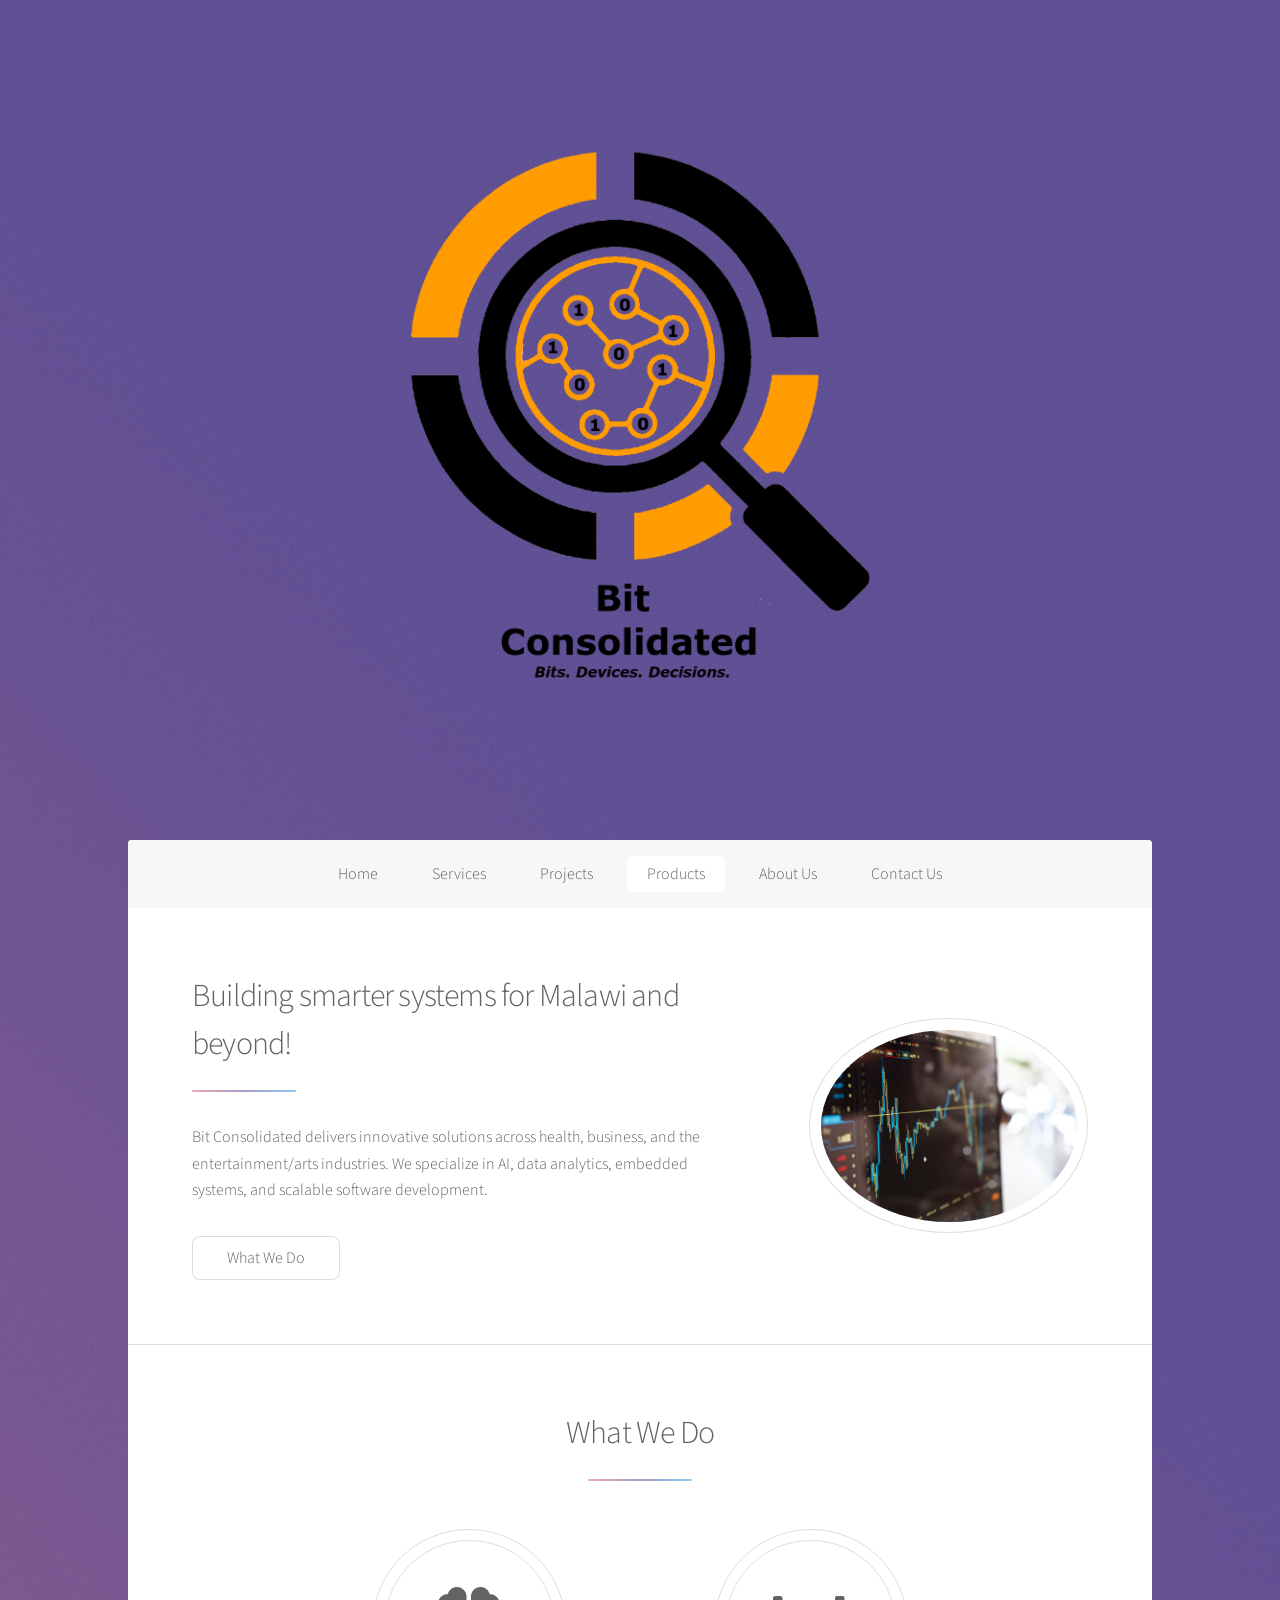
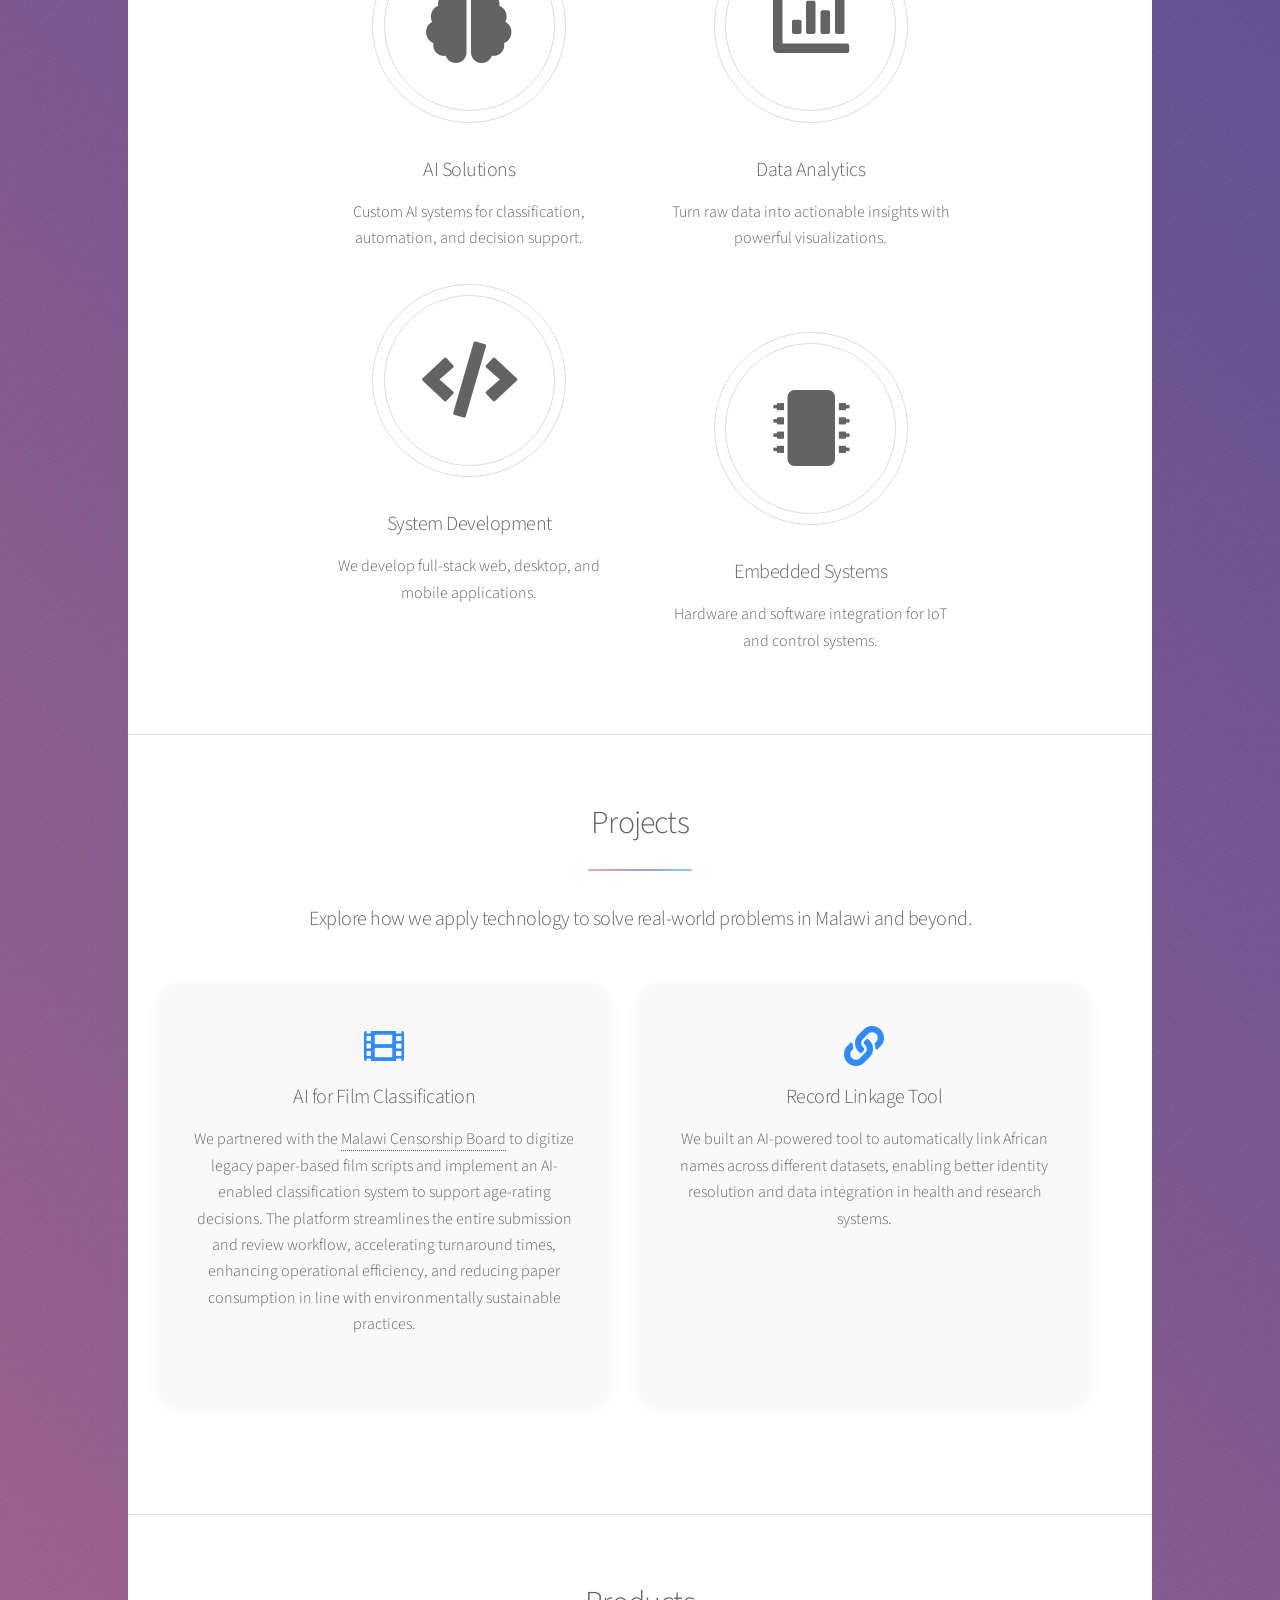
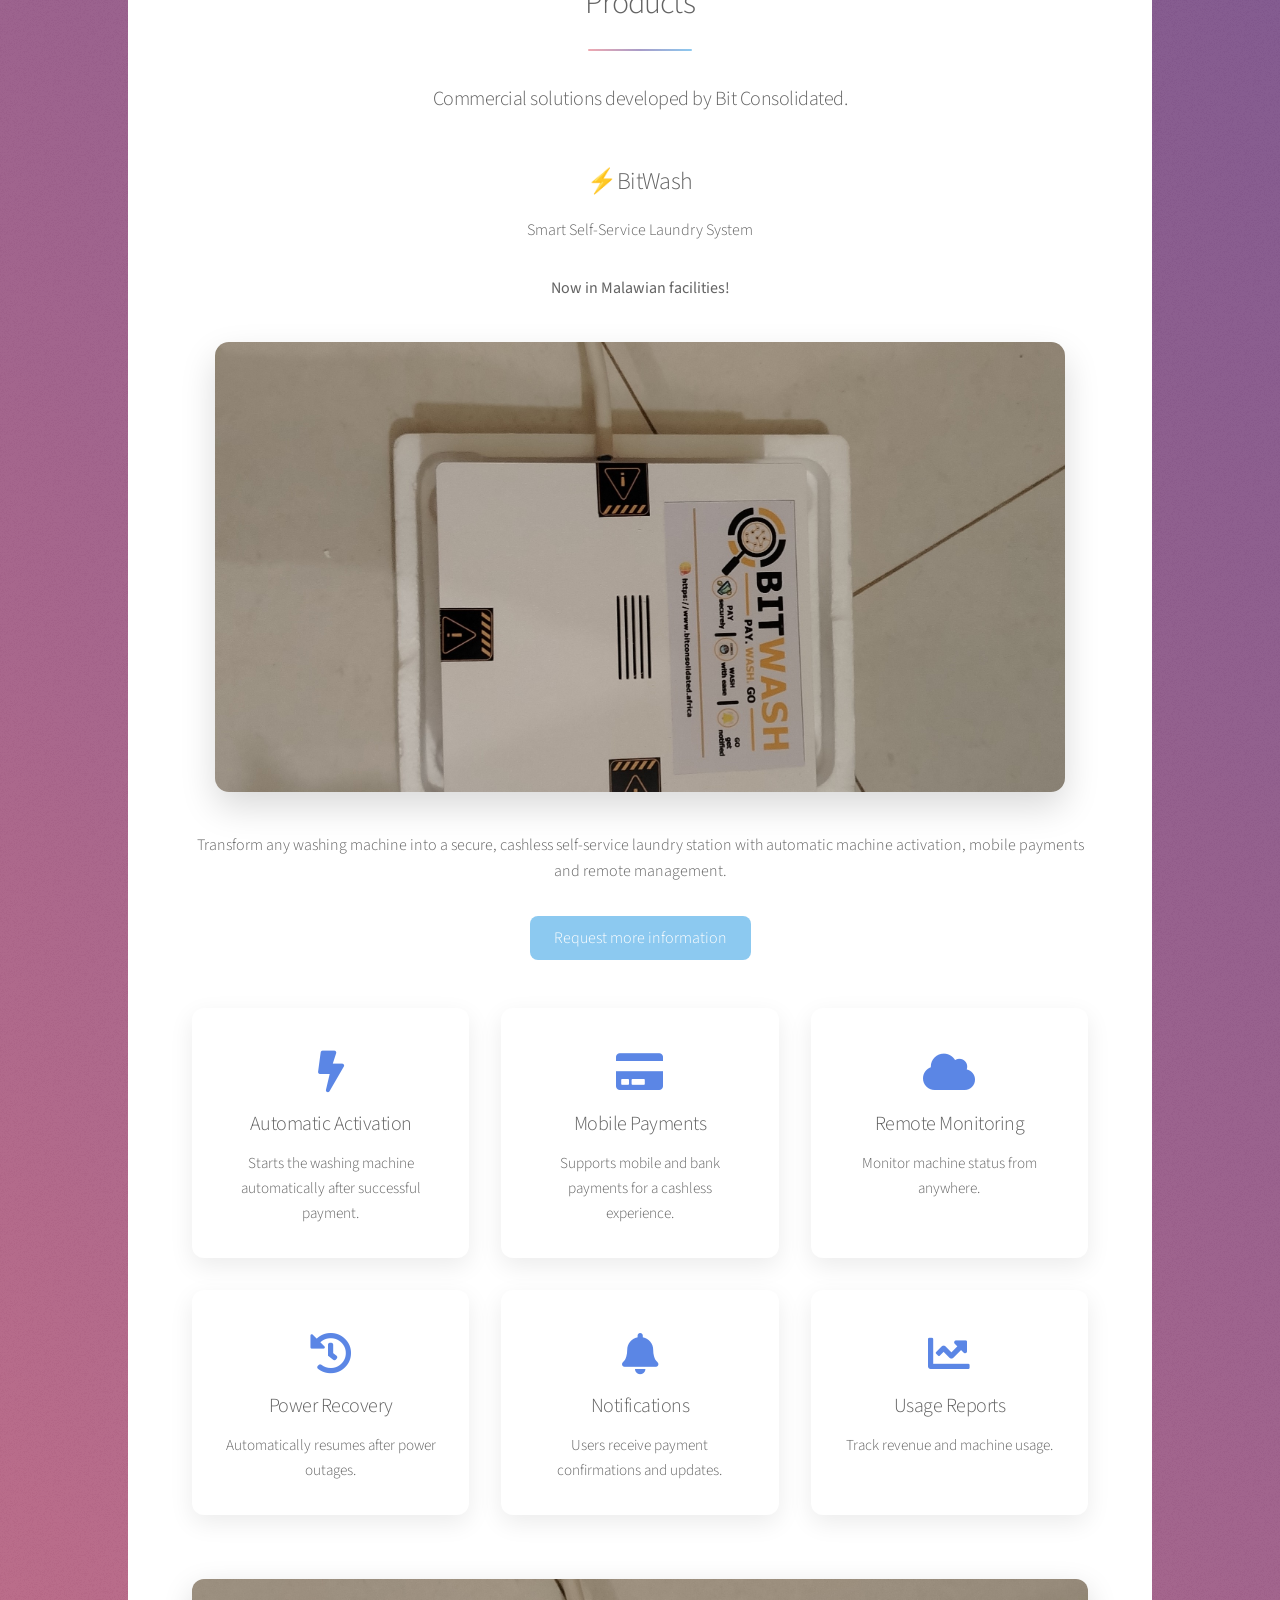
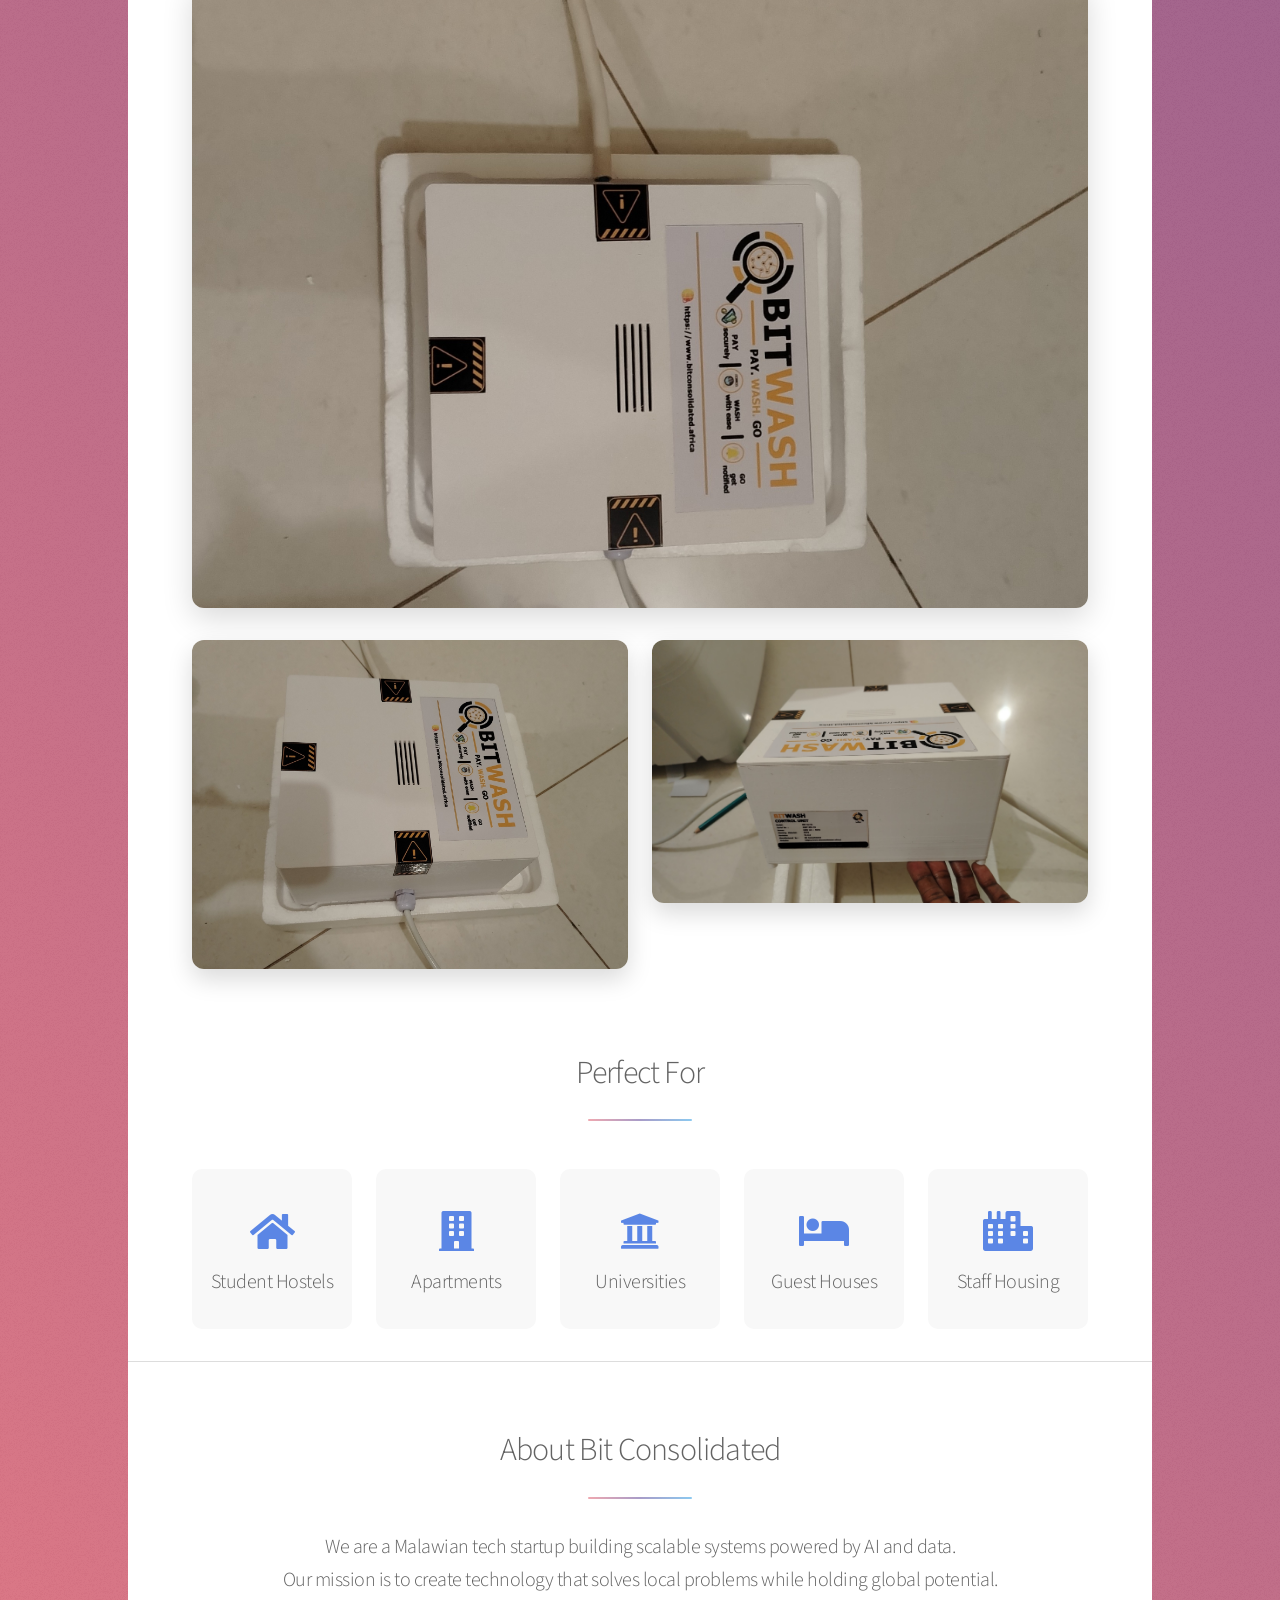
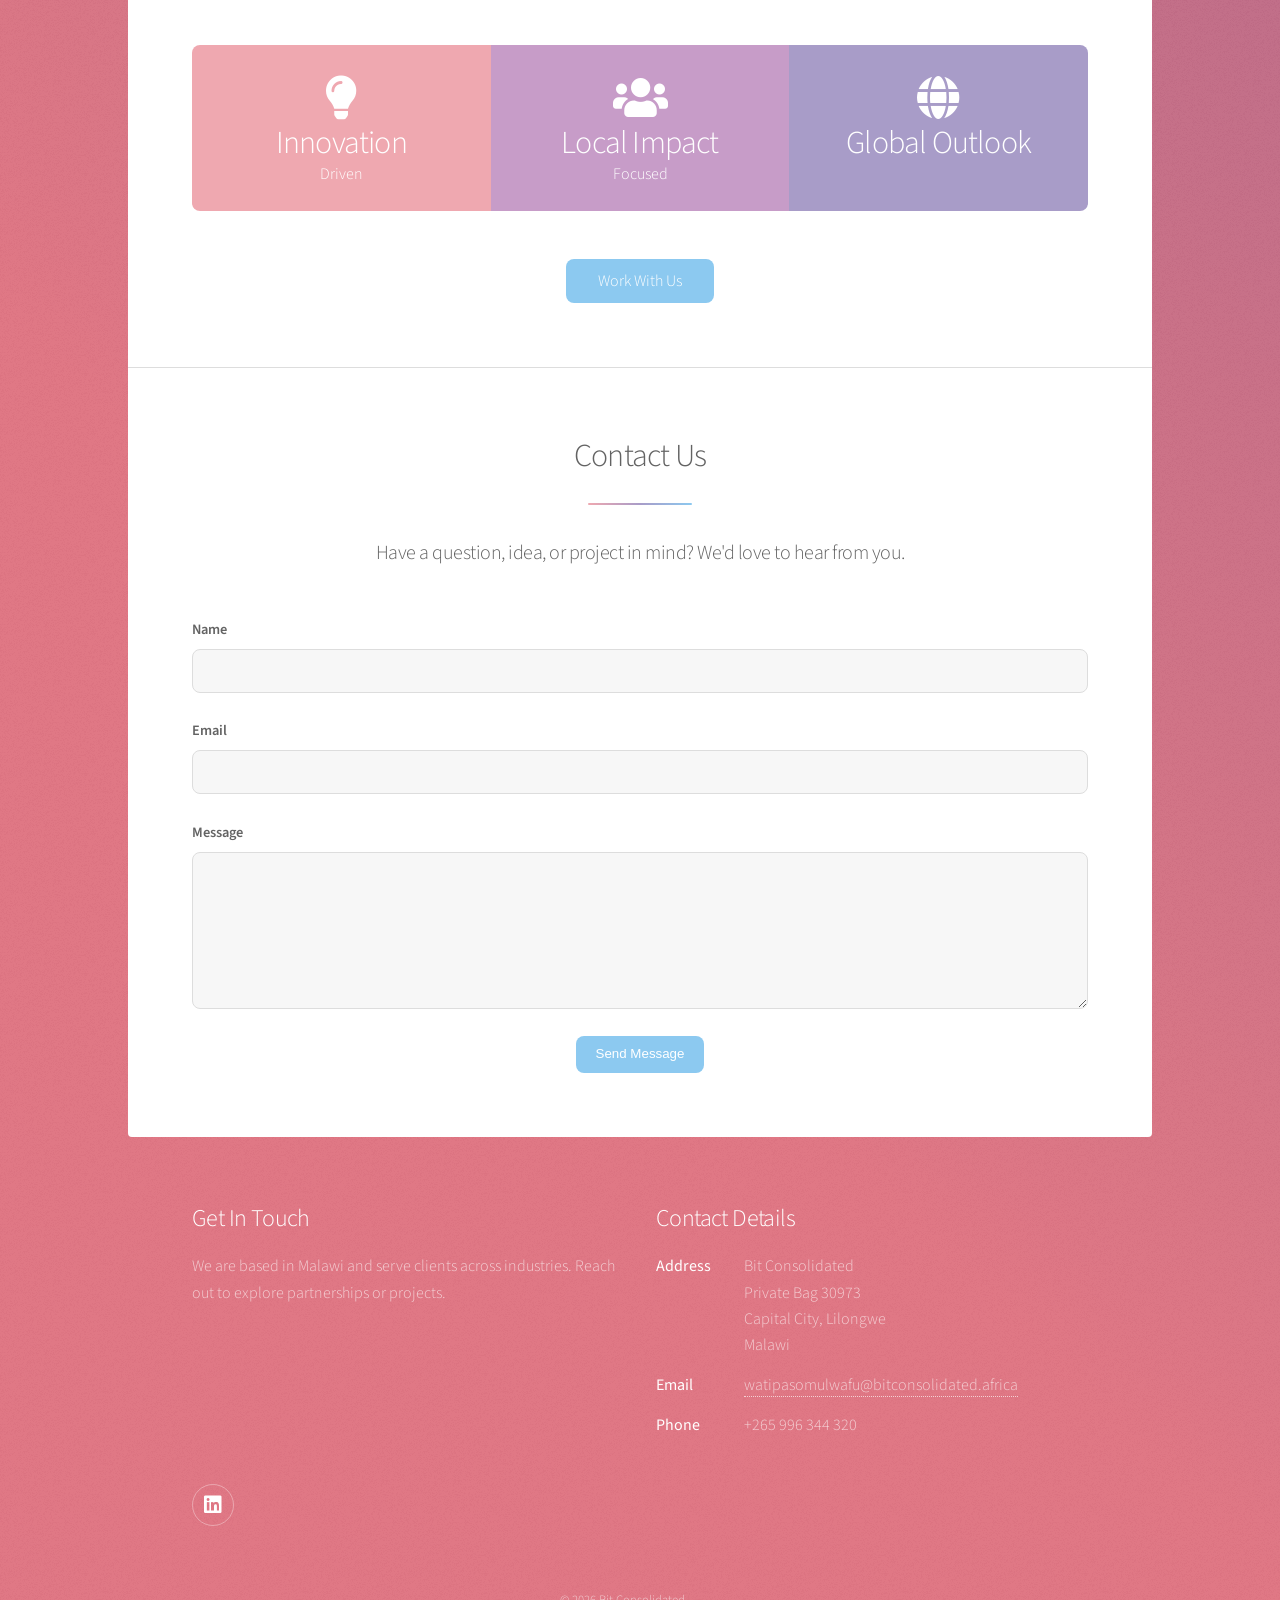
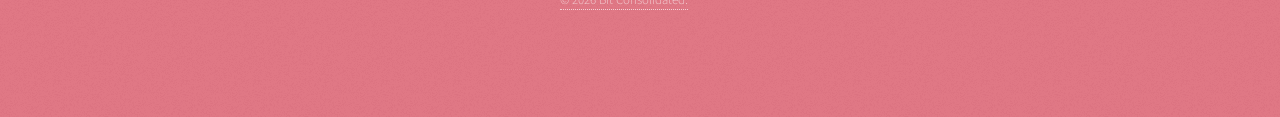
<file: index.html>
<!DOCTYPE HTML>
<!--
	Stellar by HTML5 UP
	html5up.net | @ajlkn
	Free for personal and commercial use under the CCA 3.0 license (html5up.net/license)
-->
<html>
	<head>
		<title>Bit Consolidated</title>
		<link rel="icon" type="image/x-icon" href="images/favicon.ico">
		<meta charset="utf-8" />
		<meta name="viewport" content="width=device-width, initial-scale=1, user-scalable=no" />
		<link rel="stylesheet" href="assets/css/main.css" />
		<noscript><link rel="stylesheet" href="assets/css/noscript.css" /></noscript>
	</head>
	<body class="is-preload">

		<!-- Wrapper -->
			<div id="wrapper">

				<!-- Header -->
					<header id="header" class="alt">
						<span class="logo"><img src="images/Bit Consolidated Black.png" alt="" /></span>
						<!-- <h1>Stellar</h1> -->
						<!-- <p>Just another free, fully responsive site template<br /> -->
						<!-- built by <a href="https://twitter.com/ajlkn">@ajlkn</a> for <a href="https://html5up.net">HTML5 UP</a>.</p> -->
					</header>

				<!-- Nav -->
					<nav id="nav">
						<ul>
							<li><a href="#home" class="active">Home</a></li>
							<li><a href="#services">Services</a></li>
							<li><a href="#projects">Projects</a></li>
							<li><a href="#products">Products</a></li>
							<li><a href="#aboutus">About Us</a></li>
							<li><a href="#contact">Contact Us</a></li>
						</ul>
					</nav>

				<!-- Main -->
					<div id="main">

						<!-- Home -->
							<section id="home" class="main">
								<div class="spotlight">
									<div class="content">
										<header class="major">
											<h2>Building smarter systems for Malawi and beyond!</h2>
										</header>
										<p>Bit Consolidated delivers innovative solutions across health, business, 
											and the entertainment/arts industries. We specialize in AI, data analytics, embedded systems, and 
											scalable software development.</p>
										<ul class="actions">
											<li><a href="#services" class="button">What We Do</a></li>
										</ul>
									</div>
									<span class="image"><img src="images/analytics.jpg" alt="" /></span>
								</div>
							</section>

						<!-- What We Do -->
							<section id="services" class="main special">
								<header class="major">
									<h2>What We Do</h2>
								</header>
								<ul class="features">
									<li>
										<span class="icon solid major fa-brain"></span>
										<h3>AI Solutions</h3>
										<p>Custom AI systems for classification, automation, and decision support.</p>
									</li>
									<li>
										<span class="icon solid major fa-chart-bar"></span>
										<h3>Data Analytics</h3>
										<p>Turn raw data into actionable insights with powerful visualizations.</p>
									</li>
									<li>
										<span class="icon solid major fa-code"></span>
										<h3>System Development</h3>
										<p>We develop full-stack web, desktop, and mobile applications.</p>
									</li>
									<li>
										<span class="icon solid major fa-microchip"></span>
										<h3>Embedded Systems</h3>
										<p>Hardware and software integration for IoT and control systems.</p>
									</li>
								</ul>
								<!-- <footer class="major">
									<ul class="actions special">
										<li><a href="generic.html" class="button">Learn More</a></li>
									</ul>
								</footer> -->
							</section>

						<!-- Projects -->
							<section id="projects" class="main special">
								<header class="major">
									<h2>Projects</h2>
									<p>Explore how we apply technology to solve real-world problems in Malawi and beyond.</p>
								</header>
								<div class="features">
									<div class="feature-card">
										<span class="icon solid fa-film"></span>
										<h3>AI for Film Classification</h3>
										<p>
										We partnered with the 
										<a href="https://malawicensorshipboard.mw/" target="_blank">Malawi Censorship Board</a> 
										to digitize legacy paper-based film scripts and implement an AI-enabled classification system to support age-rating decisions. 
										The platform streamlines the entire submission and review workflow, accelerating turnaround times, enhancing operational efficiency, 
										and reducing paper consumption in line with environmentally sustainable practices.
										</p>
									</div>

									<div class="feature-card">
										<span class="icon solid fa-link"></span>
										<h3>Record Linkage Tool</h3>
										<p>We built an AI-powered tool to automatically link African names across different datasets, enabling better identity resolution and data integration in health and research systems.</p>
									</div>
								</div>
							</section>

						
							<!-- Products -->
							<section id="products" class="main special">

							<header class="major">
								<h2>Products</h2>
								<p>Commercial solutions developed by Bit Consolidated.</p>
							</header>

							<div class="bitwash-hero">

								<h2>⚡BitWash</h2>

								<p class="subtitle">
									Smart Self-Service Laundry System
								</p>

								<p class="deployment">
									<strong>Now in Malawian facilities!</strong>
								</p>

								<img src="images/bitwash1.jpg"
									class="hero-image">

								<p class="description">

									Transform any washing machine into a secure,
									cashless self-service laundry station with
									automatic machine activation, mobile payments
									and remote management.

								</p>

								<a href="#contact"
								class="button primary">
								Request more information
								</a>

								<div class="feature-grid">

									<div class="product-feature">
										<span class="icon solid fa-bolt"></span>
										<h3>Automatic Activation</h3>
										<p>Starts the washing machine automatically after successful payment.</p>
									</div>

									<div class="product-feature">
										<span class="icon solid fa-credit-card"></span>
										<h3>Mobile Payments</h3>
										<p>Supports mobile and bank payments for a cashless experience.</p>
									</div>

									<div class="product-feature">
										<span class="icon solid fa-cloud"></span>
										<h3>Remote Monitoring</h3>
										<p>Monitor machine status from anywhere.</p>
									</div>

									<div class="product-feature">
										<span class="icon solid fa-history"></span>
										<h3>Power Recovery</h3>
										<p>Automatically resumes after power outages.</p>
									</div>

									<div class="product-feature">
										<span class="icon solid fa-bell"></span>
										<h3>Notifications</h3>
										<p>Users receive payment confirmations and updates.</p>
									</div>

									<div class="product-feature">
										<span class="icon solid fa-chart-line"></span>
										<h3>Usage Reports</h3>
										<p>Track revenue and machine usage.</p>
									</div>

								</div>

								<div class="bitwash-gallery">

									<div class="gallery-large">
										<img src="images/bitwash1.jpg" alt="">
									</div>

									<div class="gallery-small">

										<img src="images/bitwash2.jpg" alt="">
										<img src="images/bitwash3.jpg" alt="">

									</div>

								</div>

								<header class="major" style="margin-top:5em;">
									<h2>Perfect For</h2>
								</header>

								<div class="market-grid">

									<div class="market-card">

										<span class="icon solid fa-home"></span>

										<h3>Student Hostels</h3>

									</div>

									<div class="market-card">

										<span class="icon solid fa-building"></span>

										<h3>Apartments</h3>

									</div>

									<div class="market-card">

										<span class="icon solid fa-university"></span>

										<h3>Universities</h3>

									</div>

									<div class="market-card">

										<span class="icon solid fa-bed"></span>

										<h3>Guest Houses</h3>

									</div>

									<div class="market-card">

										<span class="icon solid fa-city"></span>

										<h3>Staff Housing</h3>

									</div>

								</div>

							</div>
							</section> 

							<!-- About Us -->
							<section id="aboutus" class="main special">
								<header class="major">
									<h2>About Bit Consolidated</h2>
									<p>We are a Malawian tech startup building scalable systems powered by AI and data. <br />
									Our mission is to create technology that solves local problems while holding global potential.</p>
								</header>
								<ul class="statistics">
									<li class="style1">
										<span class="icon solid fa-lightbulb"></span>
										<strong>Innovation</strong> Driven
									</li>
									<li class="style2">
										<span class="icon solid fa-users"></span>
										<strong>Local Impact</strong> Focused
									</li>
									<li class="style3">
										<span class="icon solid fa-globe"></span>
										<strong>Global Outlook</strong>
									</li>
								</ul>
								<footer class="major">
									<ul class="actions special">
										<li><a href="#contact" class="button primary">Work With Us</a></li>
									</ul>
								</footer>
							</section>

						<!-- Contact Us Section -->
						 	<section id="contact" class="main special">
								<header class="major">
									<h2>Contact Us</h2>
									<p>Have a question, idea, or project in mind? We'd love to hear from you.</p>
								</header>

								<form method="post" action="https://formspree.io/f/xwpqwjnz" class="contact-form">
									<div class="fields">
									<div class="field half">
										<label for="name" style="text-align: left; display: block;">Name</label>
										<input type="text" name="name" id="name" required />
										<br />
									</div>
									<div class="field half">
										<label for="email" style="text-align: left; display: block;">Email</label>
										<input type="email" name="_replyto" id="email" required />
										<br />
									</div>
									<div class="field">
										<label for="message" style="text-align: left; display: block;">Message</label>
										<textarea name="message" id="message" rows="5" required></textarea>
									</div>
									</div>
									<br />
									<ul class="actions special">
									<li><button type="submit" class="button primary">Send Message</button></li>
									</ul>
								</form>
							</section>

					</div>

				<!-- Footer -->
					<footer id="footer">
						<section>
							<h2>Get In Touch</h2>
            				<p>We are based in Malawi and serve clients across industries. Reach out to explore partnerships or projects.</p>
						</section>
						<section>
							<h2>Contact Details</h2>
							<dl class="alt">
								<dt>Address</dt>
								<dd>
								Bit Consolidated<br />
								Private Bag 30973<br />
								Capital City, Lilongwe<br />
								Malawi
								</dd>
								<dt>Email</dt>
								<dd><a href="mailto:watipasomulwafu@bitconsolidated.africa">watipasomulwafu@bitconsolidated.africa</a></dd>
								<dt>Phone</dt>
								<dd>+265 996 344 320</dd>
							</dl>
						</section>

						<!-- Social Icons -->
					    <ul class="icons">
					        <li>
					            <a href="https://www.linkedin.com/company/bit-consolidated/?viewAsMember=true" 
					               class="icon brands fa-linkedin alt" target="_blank">
					               <span class="label">LinkedIn</span>
					            </a>
					        </li>
					    </ul>
						
						<p class="copyright"><a href="https://www.bitconsolidated.africa/">&copy; 2026 Bit Consolidated.</a></p>
					</footer>

			</div>

		<!-- Scripts -->
			<script src="assets/js/jquery.min.js"></script>
			<script src="assets/js/jquery.scrollex.min.js"></script>
			<script src="assets/js/jquery.scrolly.min.js"></script>
			<script src="assets/js/browser.min.js"></script>
			<script src="assets/js/breakpoints.min.js"></script>
			<script src="assets/js/util.js"></script>
			<script src="assets/js/main.js"></script>

	</body>
</html>
</file>
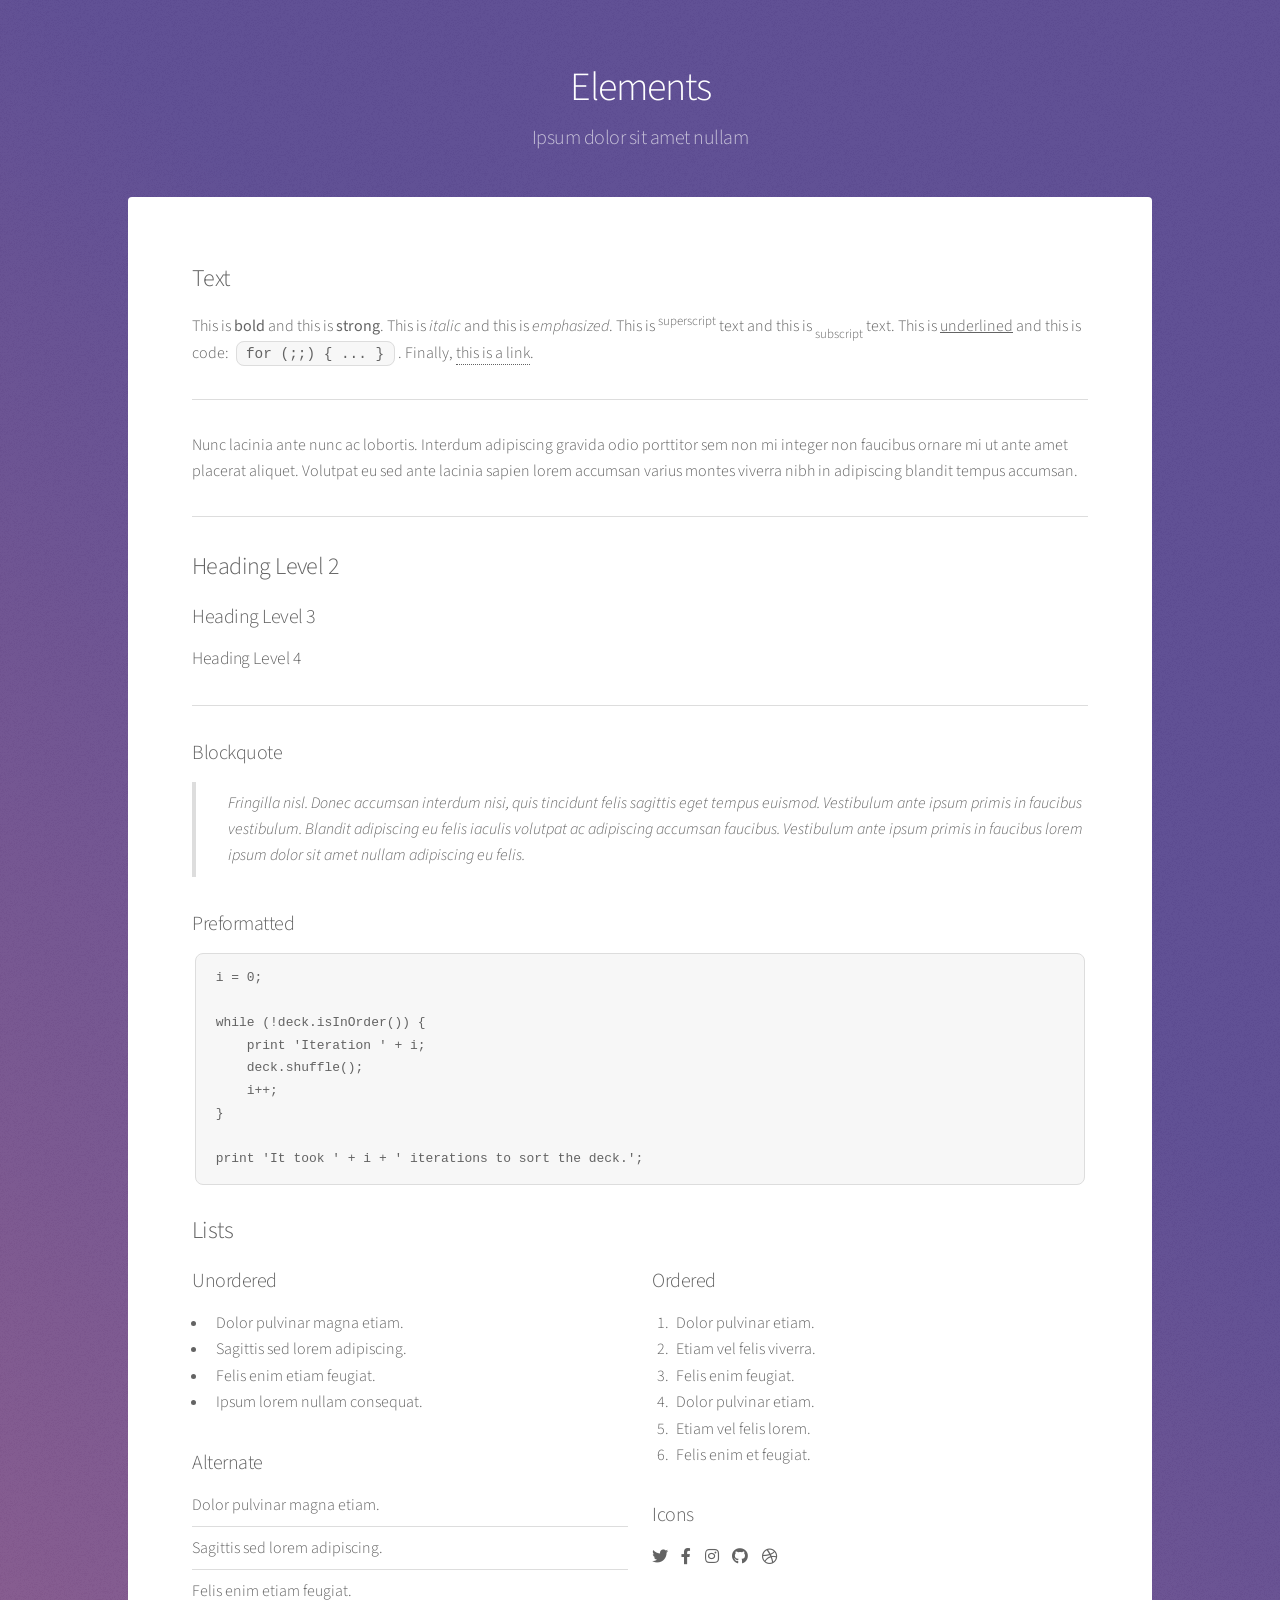
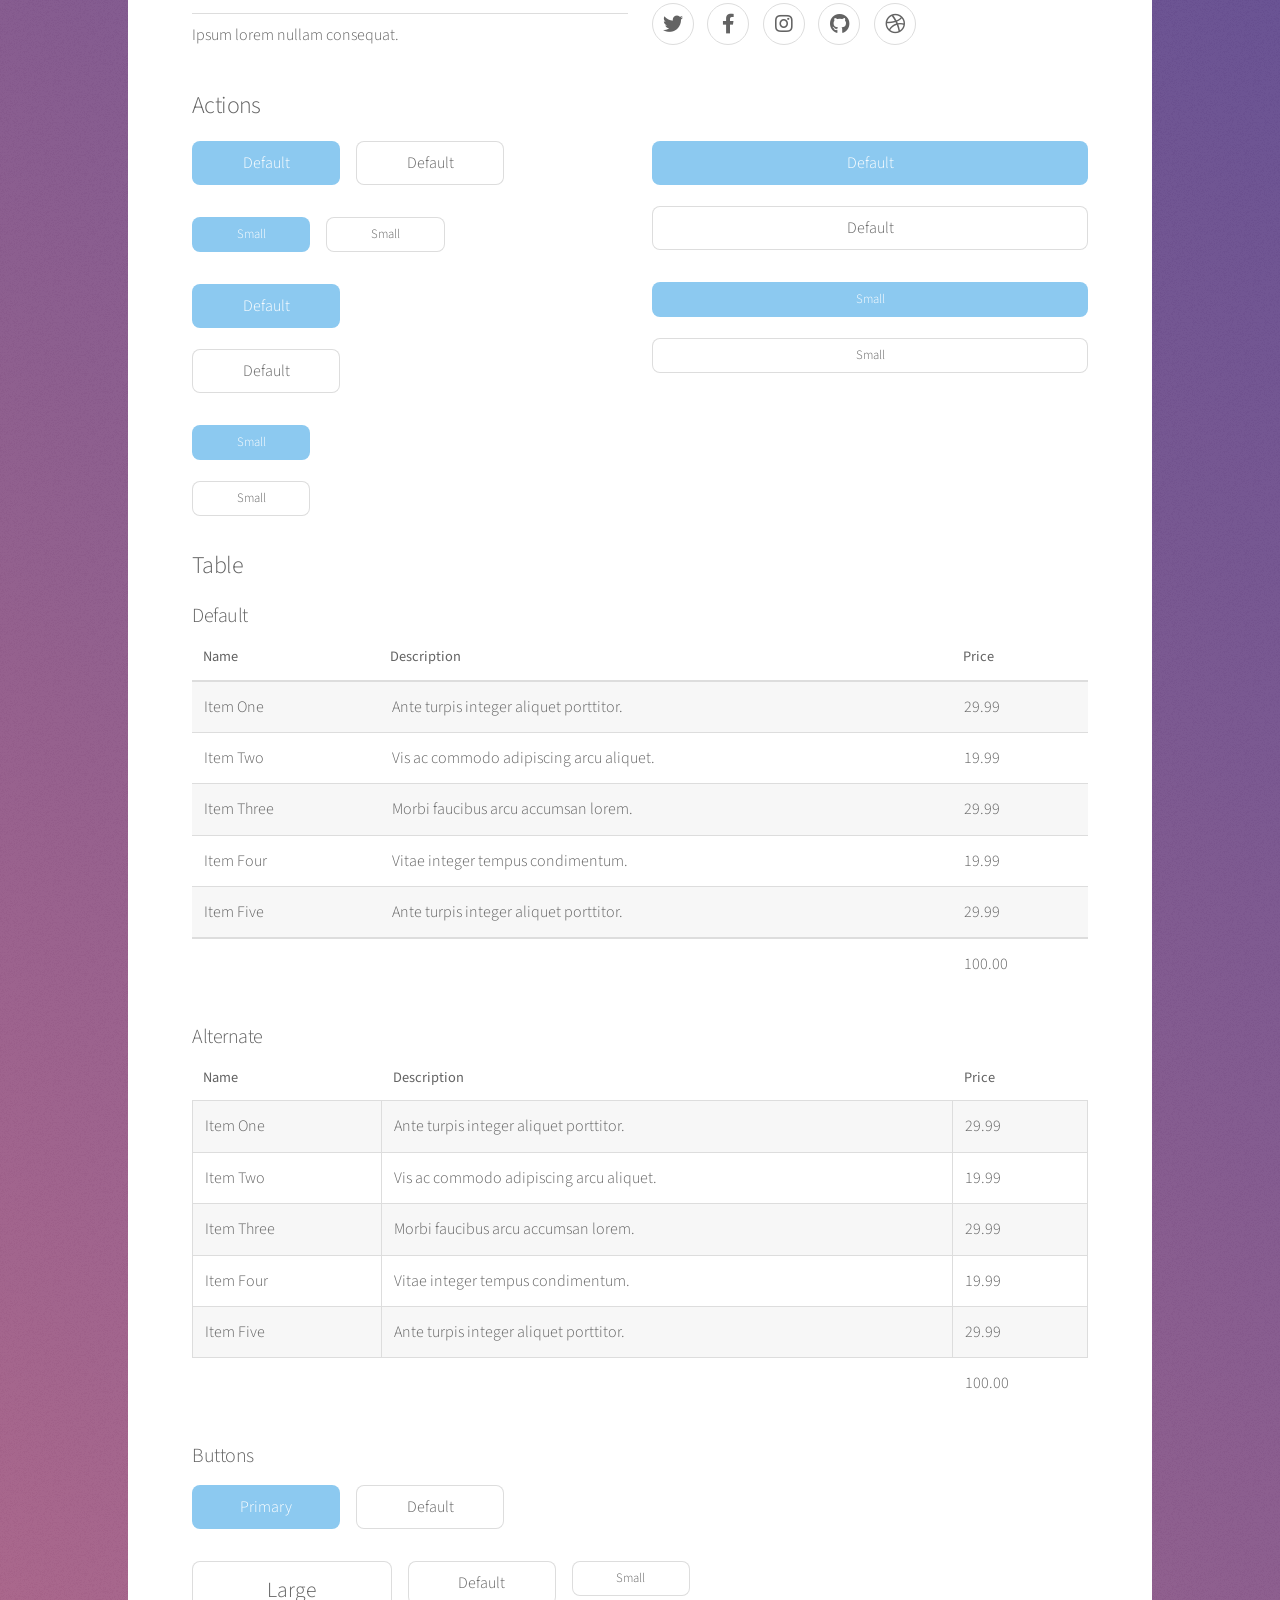
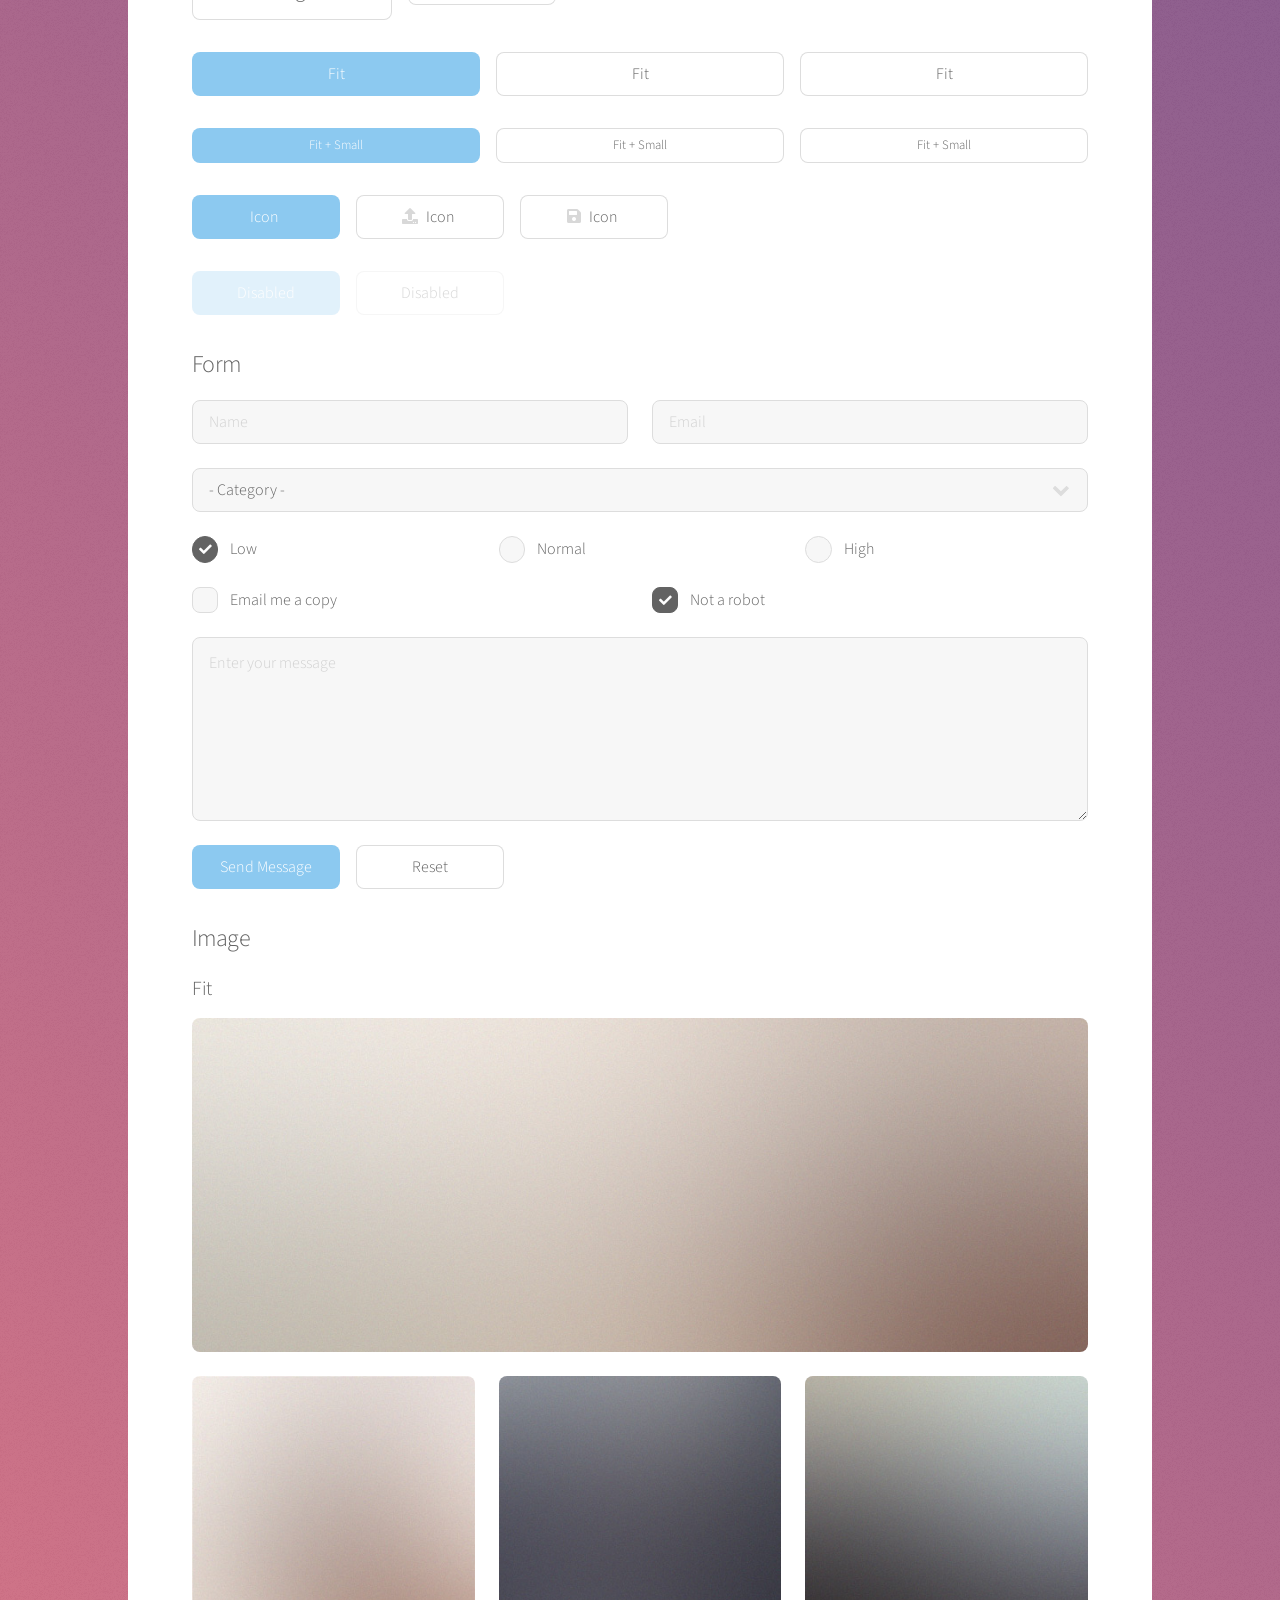
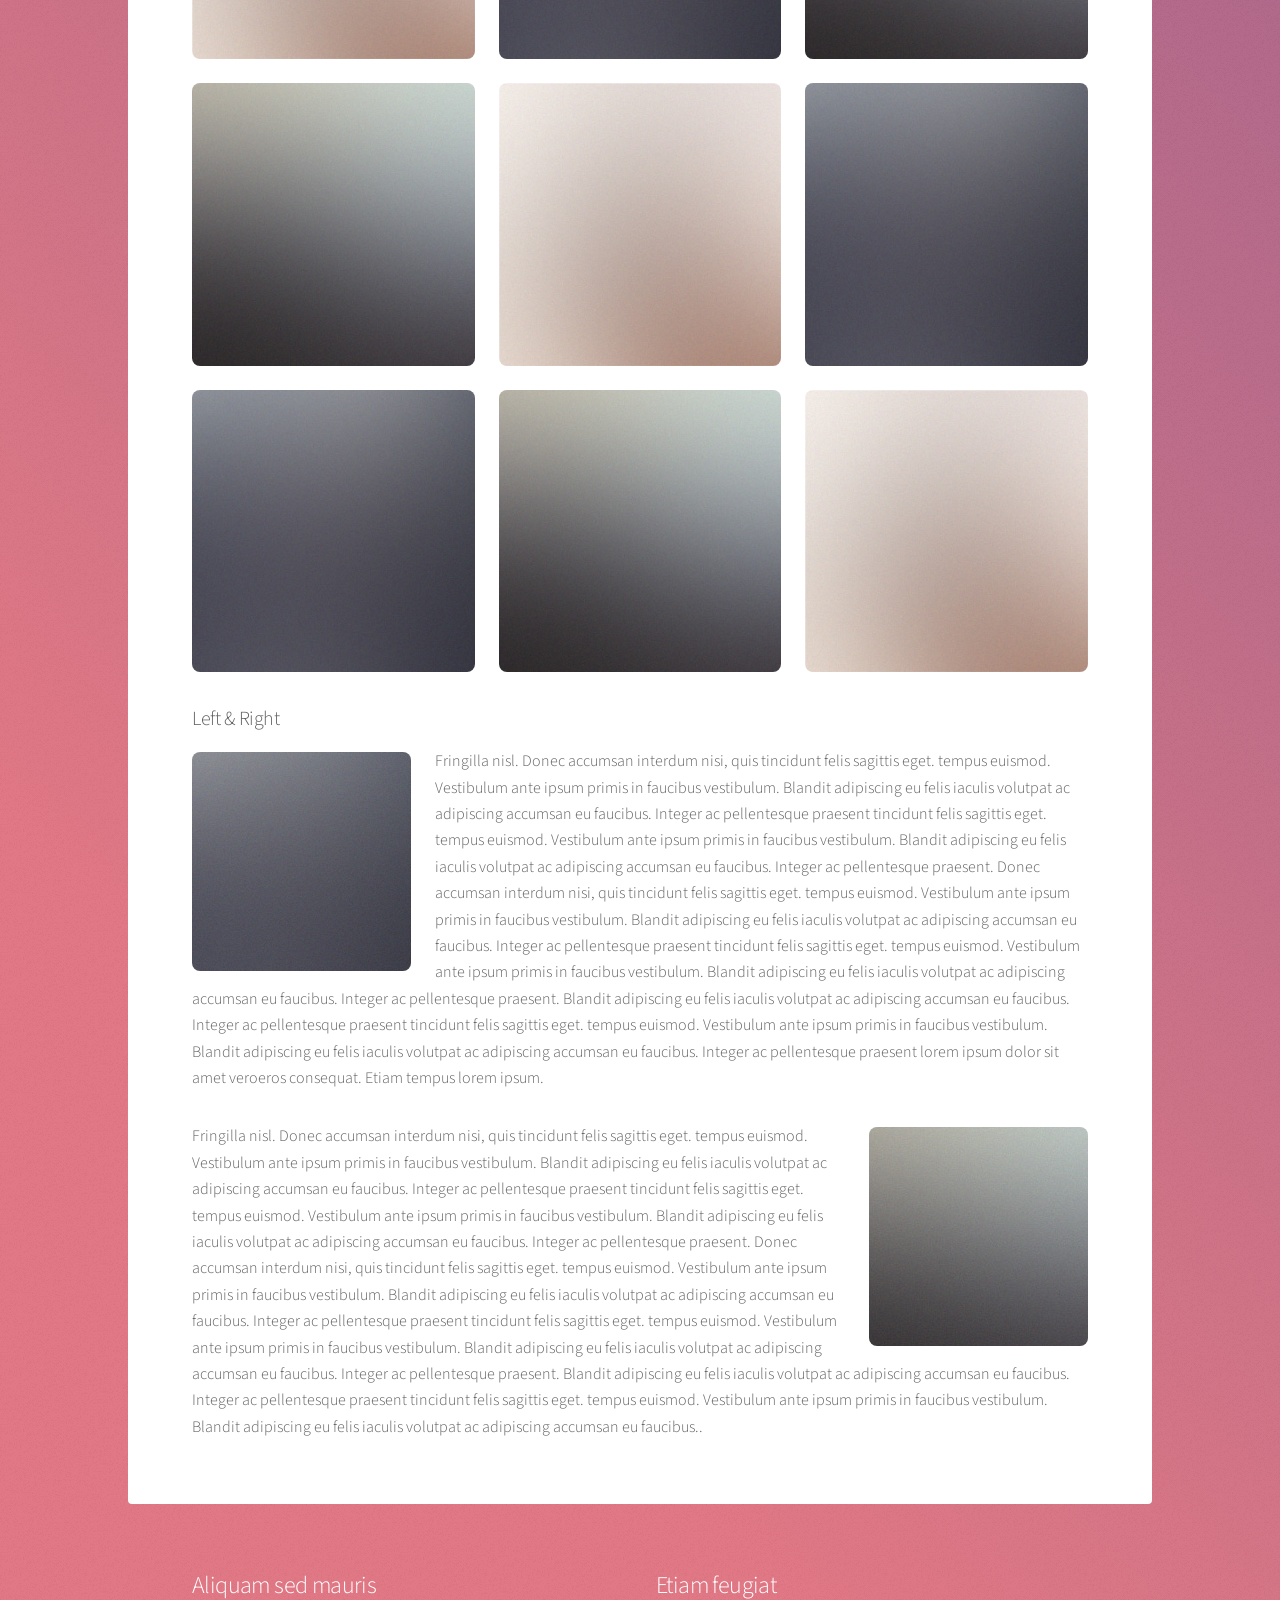
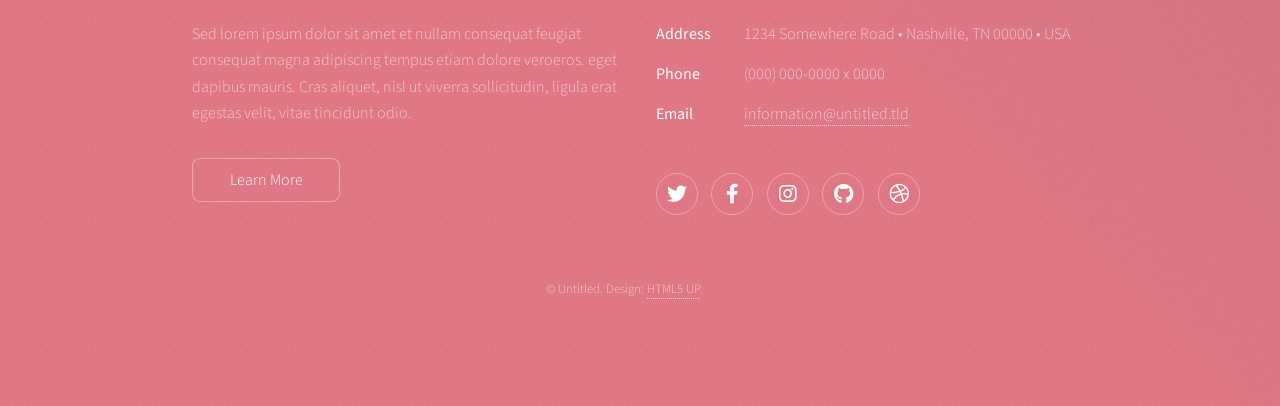
<file: elements.html>
<!DOCTYPE HTML>
<!--
	Stellar by HTML5 UP
	html5up.net | @ajlkn
	Free for personal and commercial use under the CCA 3.0 license (html5up.net/license)
-->
<html>
	<head>
		<title>Elements - Stellar by HTML5 UP</title>
		<meta charset="utf-8" />
		<meta name="viewport" content="width=device-width, initial-scale=1, user-scalable=no" />
		<link rel="stylesheet" href="assets/css/main.css" />
		<noscript><link rel="stylesheet" href="assets/css/noscript.css" /></noscript>
	</head>
	<body class="is-preload">

		<!-- Wrapper -->
			<div id="wrapper">

				<!-- Header -->
					<header id="header">
						<h1>Elements</h1>
						<p>Ipsum dolor sit amet nullam</p>
					</header>

				<!-- Main -->
					<div id="main">

						<!-- Content -->
							<section id="content" class="main">

								<!-- Text -->
									<section>
										<h2>Text</h2>
										<p>This is <b>bold</b> and this is <strong>strong</strong>. This is <i>italic</i> and this is <em>emphasized</em>.
										This is <sup>superscript</sup> text and this is <sub>subscript</sub> text.
										This is <u>underlined</u> and this is code: <code>for (;;) { ... }</code>. Finally, <a href="#">this is a link</a>.</p>
										<hr />
										<p>Nunc lacinia ante nunc ac lobortis. Interdum adipiscing gravida odio porttitor sem non mi integer non faucibus ornare mi ut ante amet placerat aliquet. Volutpat eu sed ante lacinia sapien lorem accumsan varius montes viverra nibh in adipiscing blandit tempus accumsan.</p>
										<hr />
										<h2>Heading Level 2</h2>
										<h3>Heading Level 3</h3>
										<h4>Heading Level 4</h4>
										<hr />
										<h3>Blockquote</h3>
										<blockquote>Fringilla nisl. Donec accumsan interdum nisi, quis tincidunt felis sagittis eget tempus euismod. Vestibulum ante ipsum primis in faucibus vestibulum. Blandit adipiscing eu felis iaculis volutpat ac adipiscing accumsan faucibus. Vestibulum ante ipsum primis in faucibus lorem ipsum dolor sit amet nullam adipiscing eu felis.</blockquote>
										<h3>Preformatted</h3>
										<pre><code>i = 0;

while (!deck.isInOrder()) {
    print 'Iteration ' + i;
    deck.shuffle();
    i++;
}

print 'It took ' + i + ' iterations to sort the deck.';</code></pre>
									</section>

								<!-- Lists -->
									<section>
										<h2>Lists</h2>
										<div class="row">
											<div class="col-6 col-12-medium">
												<h3>Unordered</h3>
												<ul>
													<li>Dolor pulvinar magna etiam.</li>
													<li>Sagittis sed lorem adipiscing.</li>
													<li>Felis enim etiam feugiat.</li>
													<li>Ipsum lorem nullam consequat.</li>
												</ul>
												<h3>Alternate</h3>
												<ul class="alt">
													<li>Dolor pulvinar magna etiam.</li>
													<li>Sagittis sed lorem adipiscing.</li>
													<li>Felis enim etiam feugiat.</li>
													<li>Ipsum lorem nullam consequat.</li>
												</ul>
											</div>
											<div class="col-6 col-12-medium">
												<h3>Ordered</h3>
												<ol>
													<li>Dolor pulvinar etiam.</li>
													<li>Etiam vel felis viverra.</li>
													<li>Felis enim feugiat.</li>
													<li>Dolor pulvinar etiam.</li>
													<li>Etiam vel felis lorem.</li>
													<li>Felis enim et feugiat.</li>
												</ol>
												<h3>Icons</h3>
												<ul class="icons">
													<li><a href="#" class="icon brands fa-twitter"><span class="label">Twitter</span></a></li>
													<li><a href="#" class="icon brands fa-facebook-f"><span class="label">Facebook</span></a></li>
													<li><a href="#" class="icon brands fa-instagram"><span class="label">Instagram</span></a></li>
													<li><a href="#" class="icon brands fa-github"><span class="label">GitHub</span></a></li>
													<li><a href="#" class="icon brands fa-dribbble"><span class="label">Dribbble</span></a></li>
												</ul>
												<ul class="icons">
													<li><a href="#" class="icon brands alt fa-twitter"><span class="label">Twitter</span></a></li>
													<li><a href="#" class="icon brands alt fa-facebook-f"><span class="label">Facebook</span></a></li>
													<li><a href="#" class="icon brands alt fa-instagram"><span class="label">Instagram</span></a></li>
													<li><a href="#" class="icon brands alt fa-github"><span class="label">GitHub</span></a></li>
													<li><a href="#" class="icon brands alt fa-dribbble"><span class="label">Dribbble</span></a></li>
												</ul>
											</div>
										</div>
										<h2>Actions</h2>
										<div class="row">
											<div class="col-6 col-12-medium">
												<ul class="actions">
													<li><a href="#" class="button primary">Default</a></li>
													<li><a href="#" class="button">Default</a></li>
												</ul>
												<ul class="actions small">
													<li><a href="#" class="button primary small">Small</a></li>
													<li><a href="#" class="button small">Small</a></li>
												</ul>
												<ul class="actions stacked">
													<li><a href="#" class="button primary">Default</a></li>
													<li><a href="#" class="button">Default</a></li>
												</ul>
												<ul class="actions stacked">
													<li><a href="#" class="button primary small">Small</a></li>
													<li><a href="#" class="button small">Small</a></li>
												</ul>
											</div>
											<div class="col-6 col-12-medium">
												<ul class="actions stacked">
													<li><a href="#" class="button primary fit">Default</a></li>
													<li><a href="#" class="button fit">Default</a></li>
												</ul>
												<ul class="actions stacked">
													<li><a href="#" class="button primary small fit">Small</a></li>
													<li><a href="#" class="button small fit">Small</a></li>
												</ul>
											</div>
										</div>
									</section>

								<!-- Table -->
									<section>
										<h2>Table</h2>
										<h3>Default</h3>
										<div class="table-wrapper">
											<table>
												<thead>
													<tr>
														<th>Name</th>
														<th>Description</th>
														<th>Price</th>
													</tr>
												</thead>
												<tbody>
													<tr>
														<td>Item One</td>
														<td>Ante turpis integer aliquet porttitor.</td>
														<td>29.99</td>
													</tr>
													<tr>
														<td>Item Two</td>
														<td>Vis ac commodo adipiscing arcu aliquet.</td>
														<td>19.99</td>
													</tr>
													<tr>
														<td>Item Three</td>
														<td> Morbi faucibus arcu accumsan lorem.</td>
														<td>29.99</td>
													</tr>
													<tr>
														<td>Item Four</td>
														<td>Vitae integer tempus condimentum.</td>
														<td>19.99</td>
													</tr>
													<tr>
														<td>Item Five</td>
														<td>Ante turpis integer aliquet porttitor.</td>
														<td>29.99</td>
													</tr>
												</tbody>
												<tfoot>
													<tr>
														<td colspan="2"></td>
														<td>100.00</td>
													</tr>
												</tfoot>
											</table>
										</div>

										<h3>Alternate</h3>
										<div class="table-wrapper">
											<table class="alt">
												<thead>
													<tr>
														<th>Name</th>
														<th>Description</th>
														<th>Price</th>
													</tr>
												</thead>
												<tbody>
													<tr>
														<td>Item One</td>
														<td>Ante turpis integer aliquet porttitor.</td>
														<td>29.99</td>
													</tr>
													<tr>
														<td>Item Two</td>
														<td>Vis ac commodo adipiscing arcu aliquet.</td>
														<td>19.99</td>
													</tr>
													<tr>
														<td>Item Three</td>
														<td> Morbi faucibus arcu accumsan lorem.</td>
														<td>29.99</td>
													</tr>
													<tr>
														<td>Item Four</td>
														<td>Vitae integer tempus condimentum.</td>
														<td>19.99</td>
													</tr>
													<tr>
														<td>Item Five</td>
														<td>Ante turpis integer aliquet porttitor.</td>
														<td>29.99</td>
													</tr>
												</tbody>
												<tfoot>
													<tr>
														<td colspan="2"></td>
														<td>100.00</td>
													</tr>
												</tfoot>
											</table>
										</div>
									</section>

								<!-- Buttons -->
									<section>
										<h3>Buttons</h3>
										<ul class="actions">
											<li><a href="#" class="button primary">Primary</a></li>
											<li><a href="#" class="button">Default</a></li>
										</ul>
										<ul class="actions">
											<li><a href="#" class="button large">Large</a></li>
											<li><a href="#" class="button">Default</a></li>
											<li><a href="#" class="button small">Small</a></li>
										</ul>
										<ul class="actions fit">
											<li><a href="#" class="button primary fit">Fit</a></li>
											<li><a href="#" class="button fit">Fit</a></li>
											<li><a href="#" class="button fit">Fit</a></li>
										</ul>
										<ul class="actions fit small">
											<li><a href="#" class="button primary fit small">Fit + Small</a></li>
											<li><a href="#" class="button fit small">Fit + Small</a></li>
											<li><a href="#" class="button fit small">Fit + Small</a></li>
										</ul>
										<ul class="actions">
											<li><a href="#" class="button primary icon solidfa-download">Icon</a></li>
											<li><a href="#" class="button icon solid fa-upload">Icon</a></li>
											<li><a href="#" class="button icon solid fa-save">Icon</a></li>
										</ul>
										<ul class="actions">
											<li><span class="button primary disabled">Disabled</span></li>
											<li><span class="button disabled">Disabled</span></li>
										</ul>
									</section>

								<!-- Form -->
									<section>
										<h2>Form</h2>
										<form method="post" action="#">
											<div class="row gtr-uniform">
												<div class="col-6 col-12-xsmall">
													<input type="text" name="demo-name" id="demo-name" value="" placeholder="Name" />
												</div>
												<div class="col-6 col-12-xsmall">
													<input type="email" name="demo-email" id="demo-email" value="" placeholder="Email" />
												</div>
												<div class="col-12">
													<select name="demo-category" id="demo-category">
														<option value="">- Category -</option>
														<option value="1">Manufacturing</option>
														<option value="1">Shipping</option>
														<option value="1">Administration</option>
														<option value="1">Human Resources</option>
													</select>
												</div>
												<div class="col-4 col-12-small">
													<input type="radio" id="demo-priority-low" name="demo-priority" checked>
													<label for="demo-priority-low">Low</label>
												</div>
												<div class="col-4 col-12-small">
													<input type="radio" id="demo-priority-normal" name="demo-priority">
													<label for="demo-priority-normal">Normal</label>
												</div>
												<div class="col-4 col-12-small">
													<input type="radio" id="demo-priority-high" name="demo-priority">
													<label for="demo-priority-high">High</label>
												</div>
												<div class="col-6 col-12-small">
													<input type="checkbox" id="demo-copy" name="demo-copy">
													<label for="demo-copy">Email me a copy</label>
												</div>
												<div class="col-6 col-12-small">
													<input type="checkbox" id="demo-human" name="demo-human" checked>
													<label for="demo-human">Not a robot</label>
												</div>
												<div class="col-12">
													<textarea name="demo-message" id="demo-message" placeholder="Enter your message" rows="6"></textarea>
												</div>
												<div class="col-12">
													<ul class="actions">
														<li><input type="submit" value="Send Message" class="primary" /></li>
														<li><input type="reset" value="Reset" /></li>
													</ul>
												</div>
											</div>
										</form>
									</section>

								<!-- Image -->
									<section>
										<h2>Image</h2>
										<h3>Fit</h3>
										<div class="box alt">
											<div class="row gtr-uniform">
												<div class="col-12"><span class="image fit"><img src="images/pic04.jpg" alt="" /></span></div>
												<div class="col-4"><span class="image fit"><img src="images/pic01.jpg" alt="" /></span></div>
												<div class="col-4"><span class="image fit"><img src="images/pic02.jpg" alt="" /></span></div>
												<div class="col-4"><span class="image fit"><img src="images/pic03.jpg" alt="" /></span></div>
												<div class="col-4"><span class="image fit"><img src="images/pic03.jpg" alt="" /></span></div>
												<div class="col-4"><span class="image fit"><img src="images/pic01.jpg" alt="" /></span></div>
												<div class="col-4"><span class="image fit"><img src="images/pic02.jpg" alt="" /></span></div>
												<div class="col-4"><span class="image fit"><img src="images/pic02.jpg" alt="" /></span></div>
												<div class="col-4"><span class="image fit"><img src="images/pic03.jpg" alt="" /></span></div>
												<div class="col-4"><span class="image fit"><img src="images/pic01.jpg" alt="" /></span></div>
											</div>
										</div>
										<h3>Left &amp; Right</h3>
										<p><span class="image left"><img src="images/pic05.jpg" alt="" /></span>Fringilla nisl. Donec accumsan interdum nisi, quis tincidunt felis sagittis eget. tempus euismod. Vestibulum ante ipsum primis in faucibus vestibulum. Blandit adipiscing eu felis iaculis volutpat ac adipiscing accumsan eu faucibus. Integer ac pellentesque praesent tincidunt felis sagittis eget. tempus euismod. Vestibulum ante ipsum primis in faucibus vestibulum. Blandit adipiscing eu felis iaculis volutpat ac adipiscing accumsan eu faucibus. Integer ac pellentesque praesent. Donec accumsan interdum nisi, quis tincidunt felis sagittis eget. tempus euismod. Vestibulum ante ipsum primis in faucibus vestibulum. Blandit adipiscing eu felis iaculis volutpat ac adipiscing accumsan eu faucibus. Integer ac pellentesque praesent tincidunt felis sagittis eget. tempus euismod. Vestibulum ante ipsum primis in faucibus vestibulum. Blandit adipiscing eu felis iaculis volutpat ac adipiscing accumsan eu faucibus. Integer ac pellentesque praesent. Blandit adipiscing eu felis iaculis volutpat ac adipiscing accumsan eu faucibus. Integer ac pellentesque praesent tincidunt felis sagittis eget. tempus euismod. Vestibulum ante ipsum primis in faucibus vestibulum. Blandit adipiscing eu felis iaculis volutpat ac adipiscing accumsan eu faucibus. Integer ac pellentesque praesent lorem ipsum dolor sit amet veroeros consequat. Etiam tempus lorem ipsum.</p>
										<p><span class="image right"><img src="images/pic06.jpg" alt="" /></span>Fringilla nisl. Donec accumsan interdum nisi, quis tincidunt felis sagittis eget. tempus euismod. Vestibulum ante ipsum primis in faucibus vestibulum. Blandit adipiscing eu felis iaculis volutpat ac adipiscing accumsan eu faucibus. Integer ac pellentesque praesent tincidunt felis sagittis eget. tempus euismod. Vestibulum ante ipsum primis in faucibus vestibulum. Blandit adipiscing eu felis iaculis volutpat ac adipiscing accumsan eu faucibus. Integer ac pellentesque praesent. Donec accumsan interdum nisi, quis tincidunt felis sagittis eget. tempus euismod. Vestibulum ante ipsum primis in faucibus vestibulum. Blandit adipiscing eu felis iaculis volutpat ac adipiscing accumsan eu faucibus. Integer ac pellentesque praesent tincidunt felis sagittis eget. tempus euismod. Vestibulum ante ipsum primis in faucibus vestibulum. Blandit adipiscing eu felis iaculis volutpat ac adipiscing accumsan eu faucibus. Integer ac pellentesque praesent. Blandit adipiscing eu felis iaculis volutpat ac adipiscing accumsan eu faucibus. Integer ac pellentesque praesent tincidunt felis sagittis eget. tempus euismod. Vestibulum ante ipsum primis in faucibus vestibulum. Blandit adipiscing eu felis iaculis volutpat ac adipiscing accumsan eu faucibus..</p>
									</section>

							</section>

					</div>

				<!-- Footer -->
					<footer id="footer">
						<section>
							<h2>Aliquam sed mauris</h2>
							<p>Sed lorem ipsum dolor sit amet et nullam consequat feugiat consequat magna adipiscing tempus etiam dolore veroeros. eget dapibus mauris. Cras aliquet, nisl ut viverra sollicitudin, ligula erat egestas velit, vitae tincidunt odio.</p>
							<ul class="actions">
								<li><a href="#" class="button">Learn More</a></li>
							</ul>
						</section>
						<section>
							<h2>Etiam feugiat</h2>
							<dl class="alt">
								<dt>Address</dt>
								<dd>1234 Somewhere Road &bull; Nashville, TN 00000 &bull; USA</dd>
								<dt>Phone</dt>
								<dd>(000) 000-0000 x 0000</dd>
								<dt>Email</dt>
								<dd><a href="#">information@untitled.tld</a></dd>
							</dl>
							<ul class="icons">
								<li><a href="#" class="icon brands fa-twitter alt"><span class="label">Twitter</span></a></li>
								<li><a href="#" class="icon brands fa-facebook-f alt"><span class="label">Facebook</span></a></li>
								<li><a href="#" class="icon brands fa-instagram alt"><span class="label">Instagram</span></a></li>
								<li><a href="#" class="icon brands fa-github alt"><span class="label">GitHub</span></a></li>
								<li><a href="#" class="icon brands fa-dribbble alt"><span class="label">Dribbble</span></a></li>
							</ul>
						</section>
						<p class="copyright">&copy; Untitled. Design: <a href="https://html5up.net">HTML5 UP</a>.</p>
					</footer>

			</div>

		<!-- Scripts -->
			<script src="assets/js/jquery.min.js"></script>
			<script src="assets/js/jquery.scrollex.min.js"></script>
			<script src="assets/js/jquery.scrolly.min.js"></script>
			<script src="assets/js/browser.min.js"></script>
			<script src="assets/js/breakpoints.min.js"></script>
			<script src="assets/js/util.js"></script>
			<script src="assets/js/main.js"></script>

	</body>
</html>
</file>
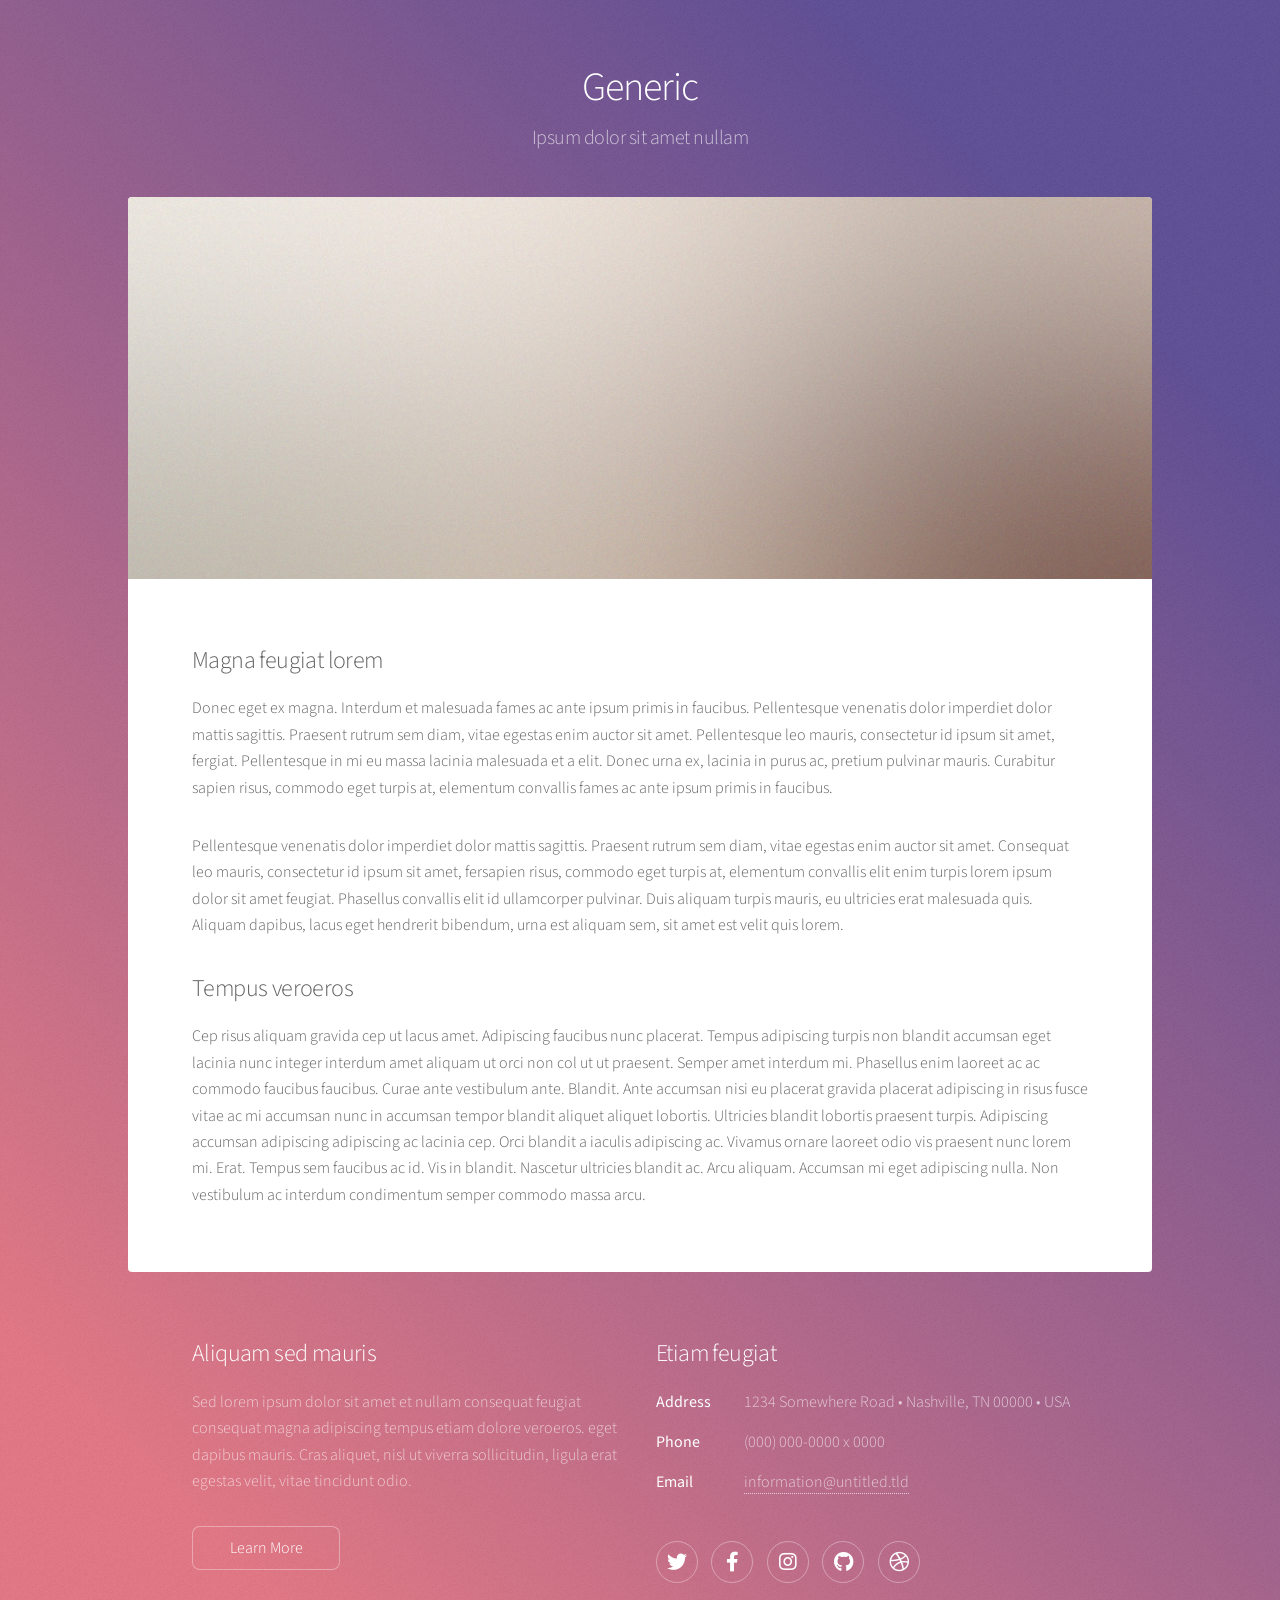
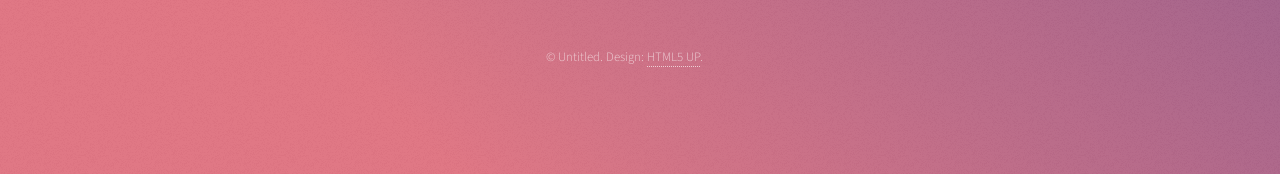
<file: generic.html>
<!DOCTYPE HTML>
<!--
	Stellar by HTML5 UP
	html5up.net | @ajlkn
	Free for personal and commercial use under the CCA 3.0 license (html5up.net/license)
-->
<html>
	<head>
		<title>Generic - Stellar by HTML5 UP</title>
		<meta charset="utf-8" />
		<meta name="viewport" content="width=device-width, initial-scale=1, user-scalable=no" />
		<link rel="stylesheet" href="assets/css/main.css" />
		<noscript><link rel="stylesheet" href="assets/css/noscript.css" /></noscript>
	</head>
	<body class="is-preload">

		<!-- Wrapper -->
			<div id="wrapper">

				<!-- Header -->
					<header id="header">
						<h1>Generic</h1>
						<p>Ipsum dolor sit amet nullam</p>
					</header>

				<!-- Main -->
					<div id="main">

						<!-- Content -->
							<section id="content" class="main">
								<span class="image main"><img src="images/pic04.jpg" alt="" /></span>
								<h2>Magna feugiat lorem</h2>
								<p>Donec eget ex magna. Interdum et malesuada fames ac ante ipsum primis in faucibus. Pellentesque venenatis dolor imperdiet dolor mattis sagittis. Praesent rutrum sem diam, vitae egestas enim auctor sit amet. Pellentesque leo mauris, consectetur id ipsum sit amet, fergiat. Pellentesque in mi eu massa lacinia malesuada et a elit. Donec urna ex, lacinia in purus ac, pretium pulvinar mauris. Curabitur sapien risus, commodo eget turpis at, elementum convallis fames ac ante ipsum primis in faucibus.</p>
								<p>Pellentesque venenatis dolor imperdiet dolor mattis sagittis. Praesent rutrum sem diam, vitae egestas enim auctor sit amet. Consequat leo mauris, consectetur id ipsum sit amet, fersapien risus, commodo eget turpis at, elementum convallis elit enim turpis lorem ipsum dolor sit amet feugiat. Phasellus convallis elit id ullamcorper pulvinar. Duis aliquam turpis mauris, eu ultricies erat malesuada quis. Aliquam dapibus, lacus eget hendrerit bibendum, urna est aliquam sem, sit amet est velit quis lorem.</p>
								<h2>Tempus veroeros</h2>
								<p>Cep risus aliquam gravida cep ut lacus amet. Adipiscing faucibus nunc placerat. Tempus adipiscing turpis non blandit accumsan eget lacinia nunc integer interdum amet aliquam ut orci non col ut ut praesent. Semper amet interdum mi. Phasellus enim laoreet ac ac commodo faucibus faucibus. Curae ante vestibulum ante. Blandit. Ante accumsan nisi eu placerat gravida placerat adipiscing in risus fusce vitae ac mi accumsan nunc in accumsan tempor blandit aliquet aliquet lobortis. Ultricies blandit lobortis praesent turpis. Adipiscing accumsan adipiscing adipiscing ac lacinia cep. Orci blandit a iaculis adipiscing ac. Vivamus ornare laoreet odio vis praesent nunc lorem mi. Erat. Tempus sem faucibus ac id. Vis in blandit. Nascetur ultricies blandit ac. Arcu aliquam. Accumsan mi eget adipiscing nulla. Non vestibulum ac interdum condimentum semper commodo massa arcu.</p>
							</section>

					</div>

				<!-- Footer -->
					<footer id="footer">
						<section>
							<h2>Aliquam sed mauris</h2>
							<p>Sed lorem ipsum dolor sit amet et nullam consequat feugiat consequat magna adipiscing tempus etiam dolore veroeros. eget dapibus mauris. Cras aliquet, nisl ut viverra sollicitudin, ligula erat egestas velit, vitae tincidunt odio.</p>
							<ul class="actions">
								<li><a href="#" class="button">Learn More</a></li>
							</ul>
						</section>
						<section>
							<h2>Etiam feugiat</h2>
							<dl class="alt">
								<dt>Address</dt>
								<dd>1234 Somewhere Road &bull; Nashville, TN 00000 &bull; USA</dd>
								<dt>Phone</dt>
								<dd>(000) 000-0000 x 0000</dd>
								<dt>Email</dt>
								<dd><a href="#">information@untitled.tld</a></dd>
							</dl>
							<ul class="icons">
								<li><a href="#" class="icon brands fa-twitter alt"><span class="label">Twitter</span></a></li>
								<li><a href="#" class="icon brands fa-facebook-f alt"><span class="label">Facebook</span></a></li>
								<li><a href="#" class="icon brands fa-instagram alt"><span class="label">Instagram</span></a></li>
								<li><a href="#" class="icon brands fa-github alt"><span class="label">GitHub</span></a></li>
								<li><a href="#" class="icon brands fa-dribbble alt"><span class="label">Dribbble</span></a></li>
							</ul>
						</section>
						<p class="copyright">&copy; Untitled. Design: <a href="https://html5up.net">HTML5 UP</a>.</p>
					</footer>

			</div>

		<!-- Scripts -->
			<script src="assets/js/jquery.min.js"></script>
			<script src="assets/js/jquery.scrollex.min.js"></script>
			<script src="assets/js/jquery.scrolly.min.js"></script>
			<script src="assets/js/browser.min.js"></script>
			<script src="assets/js/breakpoints.min.js"></script>
			<script src="assets/js/util.js"></script>
			<script src="assets/js/main.js"></script>

	</body>
</html>
</file>
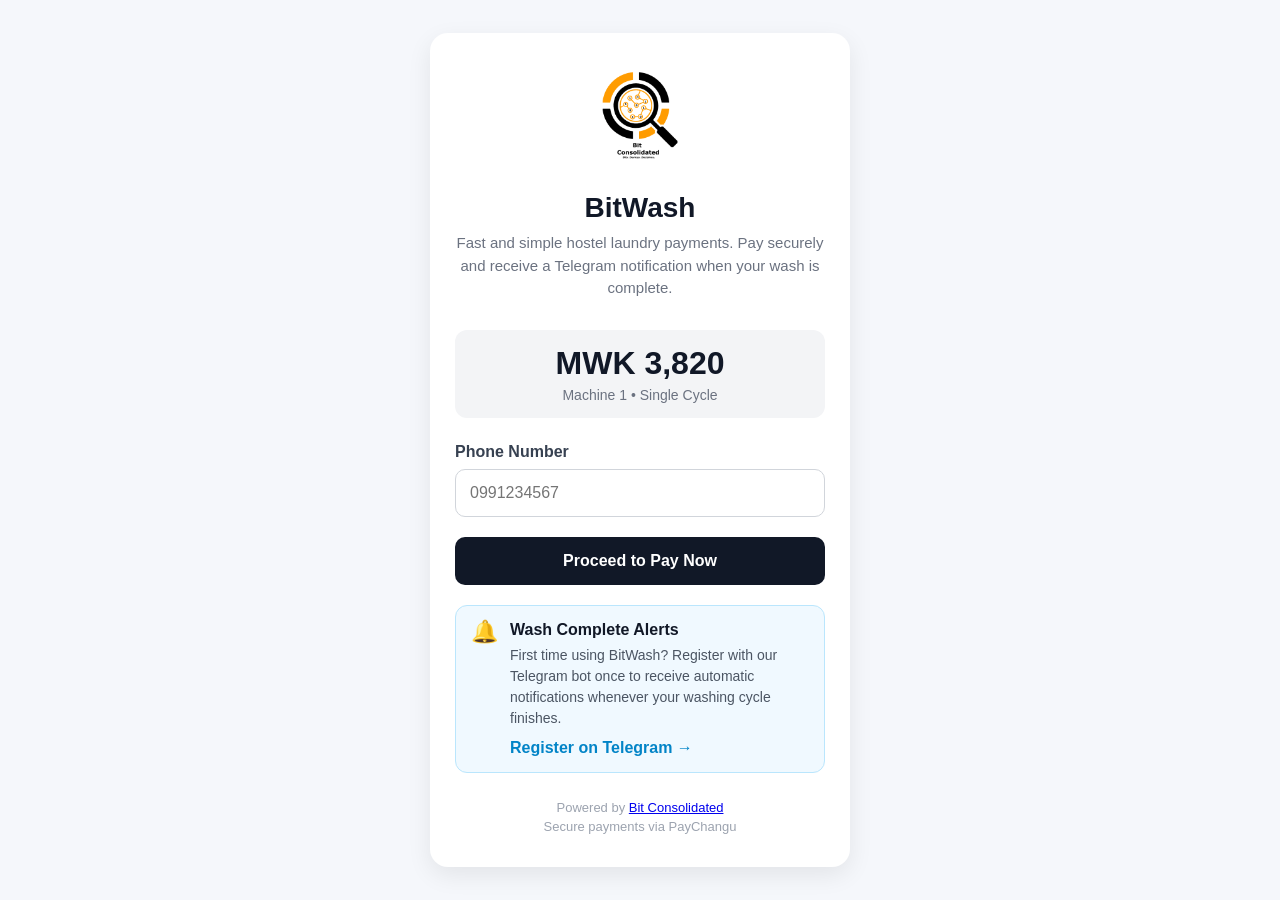
<file: wash.html>
<!DOCTYPE html>
<html lang="en">
<head>
    <meta charset="UTF-8">
    <meta name="viewport" content="width=device-width, initial-scale=1.0">
    <title>BitWash</title>

    <style>
        * {
            margin: 0;
            padding: 0;
            box-sizing: border-box;
            font-family: Arial, sans-serif;
        }

        body {
            background: #f5f7fb;
            display: flex;
            justify-content: center;
            align-items: center;
            min-height: 100vh;
            padding: 20px;
        }

        .container {
            background: white;
            width: 100%;
            max-width: 420px;
            border-radius: 18px;
            padding: 30px 25px;
            box-shadow: 0 8px 25px rgba(0,0,0,0.08);
            text-align: center;
        }

        .logo {
            width: 110px;
            margin-bottom: 15px;
        }

        h1 {
            font-size: 28px;
            color: #111827;
            margin-bottom: 8px;
        }

        .subtitle {
            color: #6b7280;
            font-size: 15px;
            margin-bottom: 30px;
            line-height: 1.5;
        }

        .price-box {
            background: #f3f4f6;
            border-radius: 12px;
            padding: 15px;
            margin-bottom: 25px;
        }

        .price-box h2 {
            color: #111827;
            font-size: 32px;
            margin-bottom: 5px;
        }

        .price-box p {
            color: #6b7280;
            font-size: 14px;
        }

        form {
            text-align: left;
        }

        label {
            display: block;
            margin-bottom: 8px;
            font-weight: bold;
            color: #374151;
        }

        input {
            width: 100%;
            padding: 14px;
            border: 1px solid #d1d5db;
            border-radius: 10px;
            margin-bottom: 20px;
            font-size: 16px;
        }

        input:focus {
            outline: none;
            border-color: #111827;
        }

        button {
            width: 100%;
            background: #111827;
            color: white;
            border: none;
            padding: 15px;
            border-radius: 10px;
            font-size: 16px;
            font-weight: bold;
            cursor: pointer;
            transition: 0.2s;
        }

        button:hover {
            background: #000000;
        }

        .footer {
            margin-top: 25px;
            font-size: 13px;
            color: #9ca3af;
            line-height: 1.5;
        }

        @media (max-width: 480px) {
            .container {
                padding: 25px 20px;
            }

            h1 {
                font-size: 24px;
            }
        }

        .telegram-box{
            display:flex;
            gap:12px;
            align-items:flex-start;
            background:#f0f9ff;
            border:1px solid #bae6fd;
            border-radius:12px;
            padding:15px;
            margin-top:20px;
            text-align:left;
        }

        .telegram-icon{
            font-size:22px;
            line-height:1;
        }

        .telegram-content strong{
            display:block;
            color:#111827;
            margin-bottom:6px;
        }

        .telegram-content p{
            color:#4b5563;
            font-size:14px;
            line-height:1.5;
            margin-bottom:10px;
        }

        .telegram-content a{
            color:#0284c7;
            font-weight:bold;
            text-decoration:none;
        }

        .telegram-content a:hover{
            text-decoration:underline;
        }
    </style>
</head>
<body>

    <div class="container">

        <!-- Logo -->
        <img src="images/Bit Consolidated Black.png" alt="Bit Consolidated Logo" class="logo">

        <h1>BitWash</h1>

        <p class="subtitle">
            Fast and simple hostel laundry payments.
            Pay securely and receive a Telegram notification when your wash is complete.
        </p>

        <div class="price-box">
            <h2>MWK 3,820</h2>
            <p>Machine 1 • Single Cycle</p>
        </div>

        <form action="https://washerbackend.onrender.com/pay" method="GET">

            <label>Phone Number</label>
            <input
                type="tel"
                name="phone"
                id="phone"
                placeholder="0991234567"
                required
            >

            <button type="submit">Proceed to Pay Now</button>

        </form>

        <div class="telegram-box">
            <div class="telegram-icon">🔔</div>

            <div class="telegram-content">
                <strong>Wash Complete Alerts</strong>
                <p>
                    First time using BitWash?
                    Register with our Telegram bot once to receive automatic notifications whenever your washing cycle finishes.
                </p>

                <a href="http://t.me/BitWash_Bot" target="_blank">
                    Register on Telegram →
                </a>
            </div>
        </div>

        <div class="footer">
            Powered by <a href="https://www.bitconsolidated.africa/" target="_blank">Bit Consolidated</a><br>
            Secure payments via PayChangu
        </div>

    </div>

<script>
document.querySelector("form").addEventListener("submit", function(e) {

    let phone = document.getElementById("phone").value.trim();

    // Remove spaces
    phone = phone.replace(/\s+/g, "");

    // Convert +265...
    if (phone.startsWith("+265")) {
        phone = phone.substring(1);
    }

    // Convert 099...
    if (phone.startsWith("0")) {
        phone = "265" + phone.substring(1);
    }

    // Validate Malawi mobile numbers
    const regex = /^265(99|88|98|87)\d{7}$/;

    if (!regex.test(phone)) {
        alert("Enter a valid Malawi phone number");
        e.preventDefault();
        return;
    }

    // Save cleaned number back into form
    document.getElementById("phone").value = phone;

});
</script>

</body>
</html>
</file>
<file: assets/css/noscript.css>
/*
	Stellar by HTML5 UP
	html5up.net | @ajlkn
	Free for personal and commercial use under the CCA 3.0 license (html5up.net/license)
*/

/* Header */

	body.is-preload #header.alt > * {
		opacity: 1;
	}

	body.is-preload #header.alt .logo {
		-moz-transform: none;
		-webkit-transform: none;
		-ms-transform: none;
		transform: none;
	}
</file>
<file: assets/css/main.css>
@import url(fontawesome-all.min.css);
@import 'https://fonts.googleapis.com/css?family=Source+Sans+Pro:300,400';

/*
	Stellar by HTML5 UP
	html5up.net | @ajlkn
	Free for personal and commercial use under the CCA 3.0 license (html5up.net/license)
*/

html, body, div, span, applet, object,
iframe, h1, h2, h3, h4, h5, h6, p, blockquote,
pre, a, abbr, acronym, address, big, cite,
code, del, dfn, em, img, ins, kbd, q, s, samp,
small, strike, strong, sub, sup, tt, var, b,
u, i, center, dl, dt, dd, ol, ul, li, fieldset,
form, label, legend, table, caption, tbody,
tfoot, thead, tr, th, td, article, aside,
canvas, details, embed, figure, figcaption,
footer, header, hgroup, menu, nav, output, ruby,
section, summary, time, mark, audio, video {
	margin: 0;
	padding: 0;
	border: 0;
	font-size: 100%;
	font: inherit;
	vertical-align: baseline;}

article, aside, details, figcaption, figure,
footer, header, hgroup, menu, nav, section {
	display: block;}

body {
	line-height: 1;
}

ol, ul {
	list-style: none;
}

blockquote, q {
	quotes: none;
}

	blockquote:before, blockquote:after, q:before, q:after {
		content: '';
		content: none;
	}

table {
	border-collapse: collapse;
	border-spacing: 0;
}

body {
	-webkit-text-size-adjust: none;
}

mark {
	background-color: transparent;
	color: inherit;
}

input::-moz-focus-inner {
	border: 0;
	padding: 0;
}

input, select, textarea {
	-moz-appearance: none;
	-webkit-appearance: none;
	-ms-appearance: none;
	appearance: none;
}

/* Basic */

	@-ms-viewport {
		width: device-width;
	}

	body {
		-ms-overflow-style: scrollbar;
	}

	@media screen and (max-width: 480px) {

		html, body {
			min-width: 320px;
		}

	}

	html {
		box-sizing: border-box;
	}

	*, *:before, *:after {
		box-sizing: inherit;
	}

	body {
		background-color: #935d8c;
		background-image: url("images/overlay.png"), -moz-linear-gradient(45deg, #e37682 15%, #5f4d93 85%);
		background-image: url("images/overlay.png"), -webkit-linear-gradient(45deg, #e37682 15%, #5f4d93 85%);
		background-image: url("images/overlay.png"), -ms-linear-gradient(45deg, #e37682 15%, #5f4d93 85%);
		background-image: url("images/overlay.png"), linear-gradient(45deg, #e37682 15%, #5f4d93 85%);
	}

		body.is-preload *, body.is-preload *:before, body.is-preload *:after {
			-moz-animation: none !important;
			-webkit-animation: none !important;
			-ms-animation: none !important;
			animation: none !important;
			-moz-transition: none !important;
			-webkit-transition: none !important;
			-ms-transition: none !important;
			transition: none !important;
		}

/* Type */

	body {
		background-color: #935d8c;
		color: rgba(255, 255, 255, 0.65);
	}

	body, input, select, textarea {
		font-family: "Source Sans Pro", Helvetica, sans-serif;
		font-size: 17pt;
		font-weight: 300;
		line-height: 1.65;
	}

		@media screen and (max-width: 1680px) {

			body, input, select, textarea {
				font-size: 14pt;
			}

		}

		@media screen and (max-width: 1280px) {

			body, input, select, textarea {
				font-size: 12pt;
			}

		}

		@media screen and (max-width: 360px) {

			body, input, select, textarea {
				font-size: 11pt;
			}

		}

	a {
		-moz-transition: color 0.2s ease, border-bottom 0.2s ease;
		-webkit-transition: color 0.2s ease, border-bottom 0.2s ease;
		-ms-transition: color 0.2s ease, border-bottom 0.2s ease;
		transition: color 0.2s ease, border-bottom 0.2s ease;
		text-decoration: none;
		border-bottom: dotted 1px;
		color: inherit;
	}

		a:hover {
			border-bottom-color: transparent;
		}

	strong, b {
		font-weight: 400;
	}

	em, i {
		font-style: italic;
	}

	p {
		margin: 0 0 2em 0;
	}

		p.content {
			-moz-columns: 20em 2;
			-webkit-columns: 20em 2;
			-ms-columns: 20em 2;
			columns: 20em 2;
			-moz-column-gap: 2em;
			-webkit-column-gap: 2em;
			-ms-column-gap: 2em;
			column-gap: 2em;
			text-align: justify;
		}

	h1, h2, h3, h4, h5, h6 {
		font-weight: 300;
		line-height: 1.5;
		margin: 0 0 0.7em 0;
		letter-spacing: -0.025em;
	}

		h1 a, h2 a, h3 a, h4 a, h5 a, h6 a {
			color: inherit;
			text-decoration: none;
		}

	h1 {
		font-size: 2.5em;
		line-height: 1.2;
	}

	h2 {
		font-size: 1.5em;
	}

	h3 {
		font-size: 1.25em;
	}

	h4 {
		font-size: 1.1em;
	}

	h5 {
		font-size: 0.9em;
	}

	h6 {
		font-size: 0.7em;
	}

	@media screen and (max-width: 736px) {

		h1 {
			font-size: 2em;
		}

	}

	sub {
		font-size: 0.8em;
		position: relative;
		top: 0.5em;
	}

	sup {
		font-size: 0.8em;
		position: relative;
		top: -0.5em;
	}

	blockquote {
		border-left: solid 4px;
		font-style: italic;
		margin: 0 0 2em 0;
		padding: 0.5em 0 0.5em 2em;
	}

	code {
		border-radius: 8px;
		border: solid 1px;
		font-family: "Courier New", monospace;
		font-size: 0.9em;
		margin: 0 0.25em;
		padding: 0.25em 0.65em;
	}

	pre {
		-webkit-overflow-scrolling: touch;
		font-family: "Courier New", monospace;
		font-size: 0.9em;
		margin: 0 0 2em 0;
	}

		pre code {
			display: block;
			line-height: 1.75;
			padding: 1em 1.5em;
			overflow-x: auto;
		}

	hr {
		border: 0;
		border-bottom: solid 1px;
		margin: 2em 0;
	}

		hr.major {
			margin: 3em 0;
		}

	.align-left {
		text-align: left;
	}

	.align-center {
		text-align: center;
	}

	.align-right {
		text-align: right;
	}

	input, select, textarea {
		color: #ffffff;
	}

	a:hover {
		color: #ffffff;
	}

	strong, b {
		color: #ffffff;
	}

	h1, h2, h3, h4, h5, h6 {
		color: #ffffff;
	}

	blockquote {
		border-left-color: rgba(255, 255, 255, 0.35);
	}

	code {
		background: rgba(255, 255, 255, 0.075);
		border-color: rgba(255, 255, 255, 0.35);
	}

	hr {
		border-bottom-color: rgba(255, 255, 255, 0.35);
	}

/* Row */

	.row {
		display: flex;
		flex-wrap: wrap;
		box-sizing: border-box;
		align-items: stretch;
	}

		.row > * {
			box-sizing: border-box;
		}

		.row.gtr-uniform > * > :last-child {
			margin-bottom: 0;
		}

		.row.aln-left {
			justify-content: flex-start;
		}

		.row.aln-center {
			justify-content: center;
		}

		.row.aln-right {
			justify-content: flex-end;
		}

		.row.aln-top {
			align-items: flex-start;
		}

		.row.aln-middle {
			align-items: center;
		}

		.row.aln-bottom {
			align-items: flex-end;
		}

		.row > .imp {
			order: -1;
		}

		.row > .col-1 {
			width: 8.33333%;
		}

		.row > .off-1 {
			margin-left: 8.33333%;
		}

		.row > .col-2 {
			width: 16.66667%;
		}

		.row > .off-2 {
			margin-left: 16.66667%;
		}

		.row > .col-3 {
			width: 25%;
		}

		.row > .off-3 {
			margin-left: 25%;
		}

		.row > .col-4 {
			width: 33.33333%;
		}

		.row > .off-4 {
			margin-left: 33.33333%;
		}

		.row > .col-5 {
			width: 41.66667%;
		}

		.row > .off-5 {
			margin-left: 41.66667%;
		}

		.row > .col-6 {
			width: 50%;
		}

		.row > .off-6 {
			margin-left: 50%;
		}

		.row > .col-7 {
			width: 58.33333%;
		}

		.row > .off-7 {
			margin-left: 58.33333%;
		}

		.row > .col-8 {
			width: 66.66667%;
		}

		.row > .off-8 {
			margin-left: 66.66667%;
		}

		.row > .col-9 {
			width: 75%;
		}

		.row > .off-9 {
			margin-left: 75%;
		}

		.row > .col-10 {
			width: 83.33333%;
		}

		.row > .off-10 {
			margin-left: 83.33333%;
		}

		.row > .col-11 {
			width: 91.66667%;
		}

		.row > .off-11 {
			margin-left: 91.66667%;
		}

		.row > .col-12 {
			width: 100%;
		}

		.row > .off-12 {
			margin-left: 100%;
		}

		.row.gtr-0 {
			margin-top: 0;
			margin-left: 0em;
		}

			.row.gtr-0 > * {
				padding: 0 0 0 0em;
			}

			.row.gtr-0.gtr-uniform {
				margin-top: 0em;
			}

				.row.gtr-0.gtr-uniform > * {
					padding-top: 0em;
				}

		.row.gtr-25 {
			margin-top: 0;
			margin-left: -0.375em;
		}

			.row.gtr-25 > * {
				padding: 0 0 0 0.375em;
			}

			.row.gtr-25.gtr-uniform {
				margin-top: -0.375em;
			}

				.row.gtr-25.gtr-uniform > * {
					padding-top: 0.375em;
				}

		.row.gtr-50 {
			margin-top: 0;
			margin-left: -0.75em;
		}

			.row.gtr-50 > * {
				padding: 0 0 0 0.75em;
			}

			.row.gtr-50.gtr-uniform {
				margin-top: -0.75em;
			}

				.row.gtr-50.gtr-uniform > * {
					padding-top: 0.75em;
				}

		.row {
			margin-top: 0;
			margin-left: -1.5em;
		}

			.row > * {
				padding: 0 0 0 1.5em;
			}

			.row.gtr-uniform {
				margin-top: -1.5em;
			}

				.row.gtr-uniform > * {
					padding-top: 1.5em;
				}

		.row.gtr-150 {
			margin-top: 0;
			margin-left: -2.25em;
		}

			.row.gtr-150 > * {
				padding: 0 0 0 2.25em;
			}

			.row.gtr-150.gtr-uniform {
				margin-top: -2.25em;
			}

				.row.gtr-150.gtr-uniform > * {
					padding-top: 2.25em;
				}

		.row.gtr-200 {
			margin-top: 0;
			margin-left: -3em;
		}

			.row.gtr-200 > * {
				padding: 0 0 0 3em;
			}

			.row.gtr-200.gtr-uniform {
				margin-top: -3em;
			}

				.row.gtr-200.gtr-uniform > * {
					padding-top: 3em;
				}

		@media screen and (max-width: 1680px) {

			.row {
				display: flex;
				flex-wrap: wrap;
				box-sizing: border-box;
				align-items: stretch;
			}

				.row > * {
					box-sizing: border-box;
				}

				.row.gtr-uniform > * > :last-child {
					margin-bottom: 0;
				}

				.row.aln-left {
					justify-content: flex-start;
				}

				.row.aln-center {
					justify-content: center;
				}

				.row.aln-right {
					justify-content: flex-end;
				}

				.row.aln-top {
					align-items: flex-start;
				}

				.row.aln-middle {
					align-items: center;
				}

				.row.aln-bottom {
					align-items: flex-end;
				}

				.row > .imp-xlarge {
					order: -1;
				}

				.row > .col-1-xlarge {
					width: 8.33333%;
				}

				.row > .off-1-xlarge {
					margin-left: 8.33333%;
				}

				.row > .col-2-xlarge {
					width: 16.66667%;
				}

				.row > .off-2-xlarge {
					margin-left: 16.66667%;
				}

				.row > .col-3-xlarge {
					width: 25%;
				}

				.row > .off-3-xlarge {
					margin-left: 25%;
				}

				.row > .col-4-xlarge {
					width: 33.33333%;
				}

				.row > .off-4-xlarge {
					margin-left: 33.33333%;
				}

				.row > .col-5-xlarge {
					width: 41.66667%;
				}

				.row > .off-5-xlarge {
					margin-left: 41.66667%;
				}

				.row > .col-6-xlarge {
					width: 50%;
				}

				.row > .off-6-xlarge {
					margin-left: 50%;
				}

				.row > .col-7-xlarge {
					width: 58.33333%;
				}

				.row > .off-7-xlarge {
					margin-left: 58.33333%;
				}

				.row > .col-8-xlarge {
					width: 66.66667%;
				}

				.row > .off-8-xlarge {
					margin-left: 66.66667%;
				}

				.row > .col-9-xlarge {
					width: 75%;
				}

				.row > .off-9-xlarge {
					margin-left: 75%;
				}

				.row > .col-10-xlarge {
					width: 83.33333%;
				}

				.row > .off-10-xlarge {
					margin-left: 83.33333%;
				}

				.row > .col-11-xlarge {
					width: 91.66667%;
				}

				.row > .off-11-xlarge {
					margin-left: 91.66667%;
				}

				.row > .col-12-xlarge {
					width: 100%;
				}

				.row > .off-12-xlarge {
					margin-left: 100%;
				}

				.row.gtr-0 {
					margin-top: 0;
					margin-left: 0em;
				}

					.row.gtr-0 > * {
						padding: 0 0 0 0em;
					}

					.row.gtr-0.gtr-uniform {
						margin-top: 0em;
					}

						.row.gtr-0.gtr-uniform > * {
							padding-top: 0em;
						}

				.row.gtr-25 {
					margin-top: 0;
					margin-left: -0.375em;
				}

					.row.gtr-25 > * {
						padding: 0 0 0 0.375em;
					}

					.row.gtr-25.gtr-uniform {
						margin-top: -0.375em;
					}

						.row.gtr-25.gtr-uniform > * {
							padding-top: 0.375em;
						}

				.row.gtr-50 {
					margin-top: 0;
					margin-left: -0.75em;
				}

					.row.gtr-50 > * {
						padding: 0 0 0 0.75em;
					}

					.row.gtr-50.gtr-uniform {
						margin-top: -0.75em;
					}

						.row.gtr-50.gtr-uniform > * {
							padding-top: 0.75em;
						}

				.row {
					margin-top: 0;
					margin-left: -1.5em;
				}

					.row > * {
						padding: 0 0 0 1.5em;
					}

					.row.gtr-uniform {
						margin-top: -1.5em;
					}

						.row.gtr-uniform > * {
							padding-top: 1.5em;
						}

				.row.gtr-150 {
					margin-top: 0;
					margin-left: -2.25em;
				}

					.row.gtr-150 > * {
						padding: 0 0 0 2.25em;
					}

					.row.gtr-150.gtr-uniform {
						margin-top: -2.25em;
					}

						.row.gtr-150.gtr-uniform > * {
							padding-top: 2.25em;
						}

				.row.gtr-200 {
					margin-top: 0;
					margin-left: -3em;
				}

					.row.gtr-200 > * {
						padding: 0 0 0 3em;
					}

					.row.gtr-200.gtr-uniform {
						margin-top: -3em;
					}

						.row.gtr-200.gtr-uniform > * {
							padding-top: 3em;
						}

		}

		@media screen and (max-width: 1280px) {

			.row {
				display: flex;
				flex-wrap: wrap;
				box-sizing: border-box;
				align-items: stretch;
			}

				.row > * {
					box-sizing: border-box;
				}

				.row.gtr-uniform > * > :last-child {
					margin-bottom: 0;
				}

				.row.aln-left {
					justify-content: flex-start;
				}

				.row.aln-center {
					justify-content: center;
				}

				.row.aln-right {
					justify-content: flex-end;
				}

				.row.aln-top {
					align-items: flex-start;
				}

				.row.aln-middle {
					align-items: center;
				}

				.row.aln-bottom {
					align-items: flex-end;
				}

				.row > .imp-large {
					order: -1;
				}

				.row > .col-1-large {
					width: 8.33333%;
				}

				.row > .off-1-large {
					margin-left: 8.33333%;
				}

				.row > .col-2-large {
					width: 16.66667%;
				}

				.row > .off-2-large {
					margin-left: 16.66667%;
				}

				.row > .col-3-large {
					width: 25%;
				}

				.row > .off-3-large {
					margin-left: 25%;
				}

				.row > .col-4-large {
					width: 33.33333%;
				}

				.row > .off-4-large {
					margin-left: 33.33333%;
				}

				.row > .col-5-large {
					width: 41.66667%;
				}

				.row > .off-5-large {
					margin-left: 41.66667%;
				}

				.row > .col-6-large {
					width: 50%;
				}

				.row > .off-6-large {
					margin-left: 50%;
				}

				.row > .col-7-large {
					width: 58.33333%;
				}

				.row > .off-7-large {
					margin-left: 58.33333%;
				}

				.row > .col-8-large {
					width: 66.66667%;
				}

				.row > .off-8-large {
					margin-left: 66.66667%;
				}

				.row > .col-9-large {
					width: 75%;
				}

				.row > .off-9-large {
					margin-left: 75%;
				}

				.row > .col-10-large {
					width: 83.33333%;
				}

				.row > .off-10-large {
					margin-left: 83.33333%;
				}

				.row > .col-11-large {
					width: 91.66667%;
				}

				.row > .off-11-large {
					margin-left: 91.66667%;
				}

				.row > .col-12-large {
					width: 100%;
				}

				.row > .off-12-large {
					margin-left: 100%;
				}

				.row.gtr-0 {
					margin-top: 0;
					margin-left: 0em;
				}

					.row.gtr-0 > * {
						padding: 0 0 0 0em;
					}

					.row.gtr-0.gtr-uniform {
						margin-top: 0em;
					}

						.row.gtr-0.gtr-uniform > * {
							padding-top: 0em;
						}

				.row.gtr-25 {
					margin-top: 0;
					margin-left: -0.375em;
				}

					.row.gtr-25 > * {
						padding: 0 0 0 0.375em;
					}

					.row.gtr-25.gtr-uniform {
						margin-top: -0.375em;
					}

						.row.gtr-25.gtr-uniform > * {
							padding-top: 0.375em;
						}

				.row.gtr-50 {
					margin-top: 0;
					margin-left: -0.75em;
				}

					.row.gtr-50 > * {
						padding: 0 0 0 0.75em;
					}

					.row.gtr-50.gtr-uniform {
						margin-top: -0.75em;
					}

						.row.gtr-50.gtr-uniform > * {
							padding-top: 0.75em;
						}

				.row {
					margin-top: 0;
					margin-left: -1.5em;
				}

					.row > * {
						padding: 0 0 0 1.5em;
					}

					.row.gtr-uniform {
						margin-top: -1.5em;
					}

						.row.gtr-uniform > * {
							padding-top: 1.5em;
						}

				.row.gtr-150 {
					margin-top: 0;
					margin-left: -2.25em;
				}

					.row.gtr-150 > * {
						padding: 0 0 0 2.25em;
					}

					.row.gtr-150.gtr-uniform {
						margin-top: -2.25em;
					}

						.row.gtr-150.gtr-uniform > * {
							padding-top: 2.25em;
						}

				.row.gtr-200 {
					margin-top: 0;
					margin-left: -3em;
				}

					.row.gtr-200 > * {
						padding: 0 0 0 3em;
					}

					.row.gtr-200.gtr-uniform {
						margin-top: -3em;
					}

						.row.gtr-200.gtr-uniform > * {
							padding-top: 3em;
						}

		}

		@media screen and (max-width: 980px) {

			.row {
				display: flex;
				flex-wrap: wrap;
				box-sizing: border-box;
				align-items: stretch;
			}

				.row > * {
					box-sizing: border-box;
				}

				.row.gtr-uniform > * > :last-child {
					margin-bottom: 0;
				}

				.row.aln-left {
					justify-content: flex-start;
				}

				.row.aln-center {
					justify-content: center;
				}

				.row.aln-right {
					justify-content: flex-end;
				}

				.row.aln-top {
					align-items: flex-start;
				}

				.row.aln-middle {
					align-items: center;
				}

				.row.aln-bottom {
					align-items: flex-end;
				}

				.row > .imp-medium {
					order: -1;
				}

				.row > .col-1-medium {
					width: 8.33333%;
				}

				.row > .off-1-medium {
					margin-left: 8.33333%;
				}

				.row > .col-2-medium {
					width: 16.66667%;
				}

				.row > .off-2-medium {
					margin-left: 16.66667%;
				}

				.row > .col-3-medium {
					width: 25%;
				}

				.row > .off-3-medium {
					margin-left: 25%;
				}

				.row > .col-4-medium {
					width: 33.33333%;
				}

				.row > .off-4-medium {
					margin-left: 33.33333%;
				}

				.row > .col-5-medium {
					width: 41.66667%;
				}

				.row > .off-5-medium {
					margin-left: 41.66667%;
				}

				.row > .col-6-medium {
					width: 50%;
				}

				.row > .off-6-medium {
					margin-left: 50%;
				}

				.row > .col-7-medium {
					width: 58.33333%;
				}

				.row > .off-7-medium {
					margin-left: 58.33333%;
				}

				.row > .col-8-medium {
					width: 66.66667%;
				}

				.row > .off-8-medium {
					margin-left: 66.66667%;
				}

				.row > .col-9-medium {
					width: 75%;
				}

				.row > .off-9-medium {
					margin-left: 75%;
				}

				.row > .col-10-medium {
					width: 83.33333%;
				}

				.row > .off-10-medium {
					margin-left: 83.33333%;
				}

				.row > .col-11-medium {
					width: 91.66667%;
				}

				.row > .off-11-medium {
					margin-left: 91.66667%;
				}

				.row > .col-12-medium {
					width: 100%;
				}

				.row > .off-12-medium {
					margin-left: 100%;
				}

				.row.gtr-0 {
					margin-top: 0;
					margin-left: 0em;
				}

					.row.gtr-0 > * {
						padding: 0 0 0 0em;
					}

					.row.gtr-0.gtr-uniform {
						margin-top: 0em;
					}

						.row.gtr-0.gtr-uniform > * {
							padding-top: 0em;
						}

				.row.gtr-25 {
					margin-top: 0;
					margin-left: -0.375em;
				}

					.row.gtr-25 > * {
						padding: 0 0 0 0.375em;
					}

					.row.gtr-25.gtr-uniform {
						margin-top: -0.375em;
					}

						.row.gtr-25.gtr-uniform > * {
							padding-top: 0.375em;
						}

				.row.gtr-50 {
					margin-top: 0;
					margin-left: -0.75em;
				}

					.row.gtr-50 > * {
						padding: 0 0 0 0.75em;
					}

					.row.gtr-50.gtr-uniform {
						margin-top: -0.75em;
					}

						.row.gtr-50.gtr-uniform > * {
							padding-top: 0.75em;
						}

				.row {
					margin-top: 0;
					margin-left: -1.5em;
				}

					.row > * {
						padding: 0 0 0 1.5em;
					}

					.row.gtr-uniform {
						margin-top: -1.5em;
					}

						.row.gtr-uniform > * {
							padding-top: 1.5em;
						}

				.row.gtr-150 {
					margin-top: 0;
					margin-left: -2.25em;
				}

					.row.gtr-150 > * {
						padding: 0 0 0 2.25em;
					}

					.row.gtr-150.gtr-uniform {
						margin-top: -2.25em;
					}

						.row.gtr-150.gtr-uniform > * {
							padding-top: 2.25em;
						}

				.row.gtr-200 {
					margin-top: 0;
					margin-left: -3em;
				}

					.row.gtr-200 > * {
						padding: 0 0 0 3em;
					}

					.row.gtr-200.gtr-uniform {
						margin-top: -3em;
					}

						.row.gtr-200.gtr-uniform > * {
							padding-top: 3em;
						}

		}

		@media screen and (max-width: 736px) {

			.row {
				display: flex;
				flex-wrap: wrap;
				box-sizing: border-box;
				align-items: stretch;
			}

				.row > * {
					box-sizing: border-box;
				}

				.row.gtr-uniform > * > :last-child {
					margin-bottom: 0;
				}

				.row.aln-left {
					justify-content: flex-start;
				}

				.row.aln-center {
					justify-content: center;
				}

				.row.aln-right {
					justify-content: flex-end;
				}

				.row.aln-top {
					align-items: flex-start;
				}

				.row.aln-middle {
					align-items: center;
				}

				.row.aln-bottom {
					align-items: flex-end;
				}

				.row > .imp-small {
					order: -1;
				}

				.row > .col-1-small {
					width: 8.33333%;
				}

				.row > .off-1-small {
					margin-left: 8.33333%;
				}

				.row > .col-2-small {
					width: 16.66667%;
				}

				.row > .off-2-small {
					margin-left: 16.66667%;
				}

				.row > .col-3-small {
					width: 25%;
				}

				.row > .off-3-small {
					margin-left: 25%;
				}

				.row > .col-4-small {
					width: 33.33333%;
				}

				.row > .off-4-small {
					margin-left: 33.33333%;
				}

				.row > .col-5-small {
					width: 41.66667%;
				}

				.row > .off-5-small {
					margin-left: 41.66667%;
				}

				.row > .col-6-small {
					width: 50%;
				}

				.row > .off-6-small {
					margin-left: 50%;
				}

				.row > .col-7-small {
					width: 58.33333%;
				}

				.row > .off-7-small {
					margin-left: 58.33333%;
				}

				.row > .col-8-small {
					width: 66.66667%;
				}

				.row > .off-8-small {
					margin-left: 66.66667%;
				}

				.row > .col-9-small {
					width: 75%;
				}

				.row > .off-9-small {
					margin-left: 75%;
				}

				.row > .col-10-small {
					width: 83.33333%;
				}

				.row > .off-10-small {
					margin-left: 83.33333%;
				}

				.row > .col-11-small {
					width: 91.66667%;
				}

				.row > .off-11-small {
					margin-left: 91.66667%;
				}

				.row > .col-12-small {
					width: 100%;
				}

				.row > .off-12-small {
					margin-left: 100%;
				}

				.row.gtr-0 {
					margin-top: 0;
					margin-left: 0em;
				}

					.row.gtr-0 > * {
						padding: 0 0 0 0em;
					}

					.row.gtr-0.gtr-uniform {
						margin-top: 0em;
					}

						.row.gtr-0.gtr-uniform > * {
							padding-top: 0em;
						}

				.row.gtr-25 {
					margin-top: 0;
					margin-left: -0.25em;
				}

					.row.gtr-25 > * {
						padding: 0 0 0 0.25em;
					}

					.row.gtr-25.gtr-uniform {
						margin-top: -0.25em;
					}

						.row.gtr-25.gtr-uniform > * {
							padding-top: 0.25em;
						}

				.row.gtr-50 {
					margin-top: 0;
					margin-left: -0.5em;
				}

					.row.gtr-50 > * {
						padding: 0 0 0 0.5em;
					}

					.row.gtr-50.gtr-uniform {
						margin-top: -0.5em;
					}

						.row.gtr-50.gtr-uniform > * {
							padding-top: 0.5em;
						}

				.row {
					margin-top: 0;
					margin-left: -1em;
				}

					.row > * {
						padding: 0 0 0 1em;
					}

					.row.gtr-uniform {
						margin-top: -1em;
					}

						.row.gtr-uniform > * {
							padding-top: 1em;
						}

				.row.gtr-150 {
					margin-top: 0;
					margin-left: -1.5em;
				}

					.row.gtr-150 > * {
						padding: 0 0 0 1.5em;
					}

					.row.gtr-150.gtr-uniform {
						margin-top: -1.5em;
					}

						.row.gtr-150.gtr-uniform > * {
							padding-top: 1.5em;
						}

				.row.gtr-200 {
					margin-top: 0;
					margin-left: -2em;
				}

					.row.gtr-200 > * {
						padding: 0 0 0 2em;
					}

					.row.gtr-200.gtr-uniform {
						margin-top: -2em;
					}

						.row.gtr-200.gtr-uniform > * {
							padding-top: 2em;
						}

		}

		@media screen and (max-width: 480px) {

			.row {
				display: flex;
				flex-wrap: wrap;
				box-sizing: border-box;
				align-items: stretch;
			}

				.row > * {
					box-sizing: border-box;
				}

				.row.gtr-uniform > * > :last-child {
					margin-bottom: 0;
				}

				.row.aln-left {
					justify-content: flex-start;
				}

				.row.aln-center {
					justify-content: center;
				}

				.row.aln-right {
					justify-content: flex-end;
				}

				.row.aln-top {
					align-items: flex-start;
				}

				.row.aln-middle {
					align-items: center;
				}

				.row.aln-bottom {
					align-items: flex-end;
				}

				.row > .imp-xsmall {
					order: -1;
				}

				.row > .col-1-xsmall {
					width: 8.33333%;
				}

				.row > .off-1-xsmall {
					margin-left: 8.33333%;
				}

				.row > .col-2-xsmall {
					width: 16.66667%;
				}

				.row > .off-2-xsmall {
					margin-left: 16.66667%;
				}

				.row > .col-3-xsmall {
					width: 25%;
				}

				.row > .off-3-xsmall {
					margin-left: 25%;
				}

				.row > .col-4-xsmall {
					width: 33.33333%;
				}

				.row > .off-4-xsmall {
					margin-left: 33.33333%;
				}

				.row > .col-5-xsmall {
					width: 41.66667%;
				}

				.row > .off-5-xsmall {
					margin-left: 41.66667%;
				}

				.row > .col-6-xsmall {
					width: 50%;
				}

				.row > .off-6-xsmall {
					margin-left: 50%;
				}

				.row > .col-7-xsmall {
					width: 58.33333%;
				}

				.row > .off-7-xsmall {
					margin-left: 58.33333%;
				}

				.row > .col-8-xsmall {
					width: 66.66667%;
				}

				.row > .off-8-xsmall {
					margin-left: 66.66667%;
				}

				.row > .col-9-xsmall {
					width: 75%;
				}

				.row > .off-9-xsmall {
					margin-left: 75%;
				}

				.row > .col-10-xsmall {
					width: 83.33333%;
				}

				.row > .off-10-xsmall {
					margin-left: 83.33333%;
				}

				.row > .col-11-xsmall {
					width: 91.66667%;
				}

				.row > .off-11-xsmall {
					margin-left: 91.66667%;
				}

				.row > .col-12-xsmall {
					width: 100%;
				}

				.row > .off-12-xsmall {
					margin-left: 100%;
				}

				.row.gtr-0 {
					margin-top: 0;
					margin-left: 0em;
				}

					.row.gtr-0 > * {
						padding: 0 0 0 0em;
					}

					.row.gtr-0.gtr-uniform {
						margin-top: 0em;
					}

						.row.gtr-0.gtr-uniform > * {
							padding-top: 0em;
						}

				.row.gtr-25 {
					margin-top: 0;
					margin-left: -0.3125em;
				}

					.row.gtr-25 > * {
						padding: 0 0 0 0.3125em;
					}

					.row.gtr-25.gtr-uniform {
						margin-top: -0.3125em;
					}

						.row.gtr-25.gtr-uniform > * {
							padding-top: 0.3125em;
						}

				.row.gtr-50 {
					margin-top: 0;
					margin-left: -0.625em;
				}

					.row.gtr-50 > * {
						padding: 0 0 0 0.625em;
					}

					.row.gtr-50.gtr-uniform {
						margin-top: -0.625em;
					}

						.row.gtr-50.gtr-uniform > * {
							padding-top: 0.625em;
						}

				.row {
					margin-top: 0;
					margin-left: -1.25em;
				}

					.row > * {
						padding: 0 0 0 1.25em;
					}

					.row.gtr-uniform {
						margin-top: -1.25em;
					}

						.row.gtr-uniform > * {
							padding-top: 1.25em;
						}

				.row.gtr-150 {
					margin-top: 0;
					margin-left: -1.875em;
				}

					.row.gtr-150 > * {
						padding: 0 0 0 1.875em;
					}

					.row.gtr-150.gtr-uniform {
						margin-top: -1.875em;
					}

						.row.gtr-150.gtr-uniform > * {
							padding-top: 1.875em;
						}

				.row.gtr-200 {
					margin-top: 0;
					margin-left: -2.5em;
				}

					.row.gtr-200 > * {
						padding: 0 0 0 2.5em;
					}

					.row.gtr-200.gtr-uniform {
						margin-top: -2.5em;
					}

						.row.gtr-200.gtr-uniform > * {
							padding-top: 2.5em;
						}

		}

/* Box */

	.box {
		border-radius: 8px;
		border: solid;
		margin-bottom: 2em;
		padding: 1.5em;
	}

		.box > :last-child,
		.box > :last-child > :last-child,
		.box > :last-child > :last-child > :last-child {
			margin-bottom: 0;
		}

		.box.alt {
			border: 0;
			border-radius: 0;
			padding: 0;
		}

	.box {
		border-color: rgba(255, 255, 255, 0.35);
	}

/* Button */

	input[type="submit"],
	input[type="reset"],
	input[type="button"],
	button,
	.button {
		-moz-appearance: none;
		-webkit-appearance: none;
		-ms-appearance: none;
		appearance: none;
		-moz-transition: background-color 0.2s ease-in-out, color 0.2s ease-in-out;
		-webkit-transition: background-color 0.2s ease-in-out, color 0.2s ease-in-out;
		-ms-transition: background-color 0.2s ease-in-out, color 0.2s ease-in-out;
		transition: background-color 0.2s ease-in-out, color 0.2s ease-in-out;
		border-radius: 8px;
		border: 0;
		cursor: pointer;
		display: inline-block;
		font-weight: 300;
		height: 2.75em;
		line-height: 2.75em;
		min-width: 9.25em;
		padding: 0 1.5em;
		text-align: center;
		text-decoration: none;
		white-space: nowrap;
	}

		input[type="submit"].icon,
		input[type="reset"].icon,
		input[type="button"].icon,
		button.icon,
		.button.icon {
			padding-left: 1.35em;
		}

			input[type="submit"].icon:before,
			input[type="reset"].icon:before,
			input[type="button"].icon:before,
			button.icon:before,
			.button.icon:before {
				margin-right: 0.5em;
			}

		input[type="submit"].fit,
		input[type="reset"].fit,
		input[type="button"].fit,
		button.fit,
		.button.fit {
			width: 100%;
		}

		input[type="submit"].small,
		input[type="reset"].small,
		input[type="button"].small,
		button.small,
		.button.small {
			font-size: 0.8em;
		}

		input[type="submit"].large,
		input[type="reset"].large,
		input[type="button"].large,
		button.large,
		.button.large {
			font-size: 1.35em;
		}

		input[type="submit"].disabled, input[type="submit"]:disabled,
		input[type="reset"].disabled,
		input[type="reset"]:disabled,
		input[type="button"].disabled,
		input[type="button"]:disabled,
		button.disabled,
		button:disabled,
		.button.disabled,
		.button:disabled {
			pointer-events: none;
			opacity: 0.25;
		}

		@media screen and (max-width: 736px) {

			input[type="submit"],
			input[type="reset"],
			input[type="button"],
			button,
			.button {
				min-width: 0;
			}

		}

	input[type="submit"],
	input[type="reset"],
	input[type="button"],
	button,
	.button {
		background-color: transparent;
		box-shadow: inset 0 0 0 1px rgba(255, 255, 255, 0.35);
		color: #ffffff !important;
	}

		input[type="submit"]:hover,
		input[type="reset"]:hover,
		input[type="button"]:hover,
		button:hover,
		.button:hover {
			background-color: rgba(255, 255, 255, 0.075);
		}

		input[type="submit"]:active,
		input[type="reset"]:active,
		input[type="button"]:active,
		button:active,
		.button:active {
			background-color: rgba(255, 255, 255, 0.2);
		}

		input[type="submit"].icon:before,
		input[type="reset"].icon:before,
		input[type="button"].icon:before,
		button.icon:before,
		.button.icon:before {
			color: rgba(255, 255, 255, 0.5);
		}

		input[type="submit"].primary,
		input[type="reset"].primary,
		input[type="button"].primary,
		button.primary,
		.button.primary {
			background-color: #8cc9f0;
			color: #ffffff !important;
			box-shadow: none;
		}

			input[type="submit"].primary:hover,
			input[type="reset"].primary:hover,
			input[type="button"].primary:hover,
			button.primary:hover,
			.button.primary:hover {
				background-color: #9acff2;
			}

			input[type="submit"].primary:active,
			input[type="reset"].primary:active,
			input[type="button"].primary:active,
			button.primary:active,
			.button.primary:active {
				background-color: #7ec3ee;
			}

			input[type="submit"].primary.icon:before,
			input[type="reset"].primary.icon:before,
			input[type="button"].primary.icon:before,
			button.primary.icon:before,
			.button.primary.icon:before {
				color: #ffffff !important;
			}

/* Form */

	form {
		margin: 0 0 2em 0;
	}

	label {
		display: block;
		font-size: 0.9em;
		font-weight: 400;
		margin: 0 0 1em 0;
	}

	input[type="text"],
	input[type="password"],
	input[type="email"],
	select,
	textarea {
		-moz-appearance: none;
		-webkit-appearance: none;
		-ms-appearance: none;
		appearance: none;
		border-radius: 8px;
		border: solid 1px;
		color: inherit;
		display: block;
		outline: 0;
		padding: 0 1em;
		text-decoration: none;
		width: 100%;
	}

		input[type="text"]:invalid,
		input[type="password"]:invalid,
		input[type="email"]:invalid,
		select:invalid,
		textarea:invalid {
			box-shadow: none;
		}

	select {
		background-size: 1.25rem;
		background-repeat: no-repeat;
		background-position: calc(100% - 1rem) center;
		height: 2.75em;
		padding-right: 2.75em;
		text-overflow: ellipsis;
	}

		select:focus::-ms-value {
			background-color: transparent;
		}

		select::-ms-expand {
			display: none;
		}

	input[type="text"],
	input[type="password"],
	input[type="email"],
	select {
		height: 2.75em;
	}

	textarea {
		padding: 0.75em 1em;
	}

	input[type="checkbox"],
	input[type="radio"] {
		-moz-appearance: none;
		-webkit-appearance: none;
		-ms-appearance: none;
		appearance: none;
		display: block;
		float: left;
		margin-right: -2em;
		opacity: 0;
		width: 1em;
		z-index: -1;
	}

		input[type="checkbox"] + label,
		input[type="radio"] + label {
			text-decoration: none;
			cursor: pointer;
			display: inline-block;
			font-size: 1em;
			font-weight: 300;
			padding-left: 2.4em;
			padding-right: 0.75em;
			position: relative;
		}

			input[type="checkbox"] + label:before,
			input[type="radio"] + label:before {
				-moz-osx-font-smoothing: grayscale;
				-webkit-font-smoothing: antialiased;
				display: inline-block;
				font-style: normal;
				font-variant: normal;
				text-rendering: auto;
				line-height: 1;
				text-transform: none !important;
				font-family: 'Font Awesome 5 Free';
				font-weight: 900;
			}

			input[type="checkbox"] + label:before,
			input[type="radio"] + label:before {
				border-radius: 8px;
				border: solid 1px;
				content: '';
				display: inline-block;
				font-size: 0.8em;
				height: 2.0625em;
				left: 0;
				line-height: 2.0625em;
				position: absolute;
				text-align: center;
				top: 0;
				width: 2.0625em;
			}

		input[type="checkbox"]:checked + label:before,
		input[type="radio"]:checked + label:before {
			content: '\f00c';
		}

	input[type="checkbox"] + label:before {
		border-radius: 8px;
	}

	input[type="radio"] + label:before {
		border-radius: 100%;
	}

	::-webkit-input-placeholder {
		opacity: 1.0;
	}

	:-moz-placeholder {
		opacity: 1.0;
	}

	::-moz-placeholder {
		opacity: 1.0;
	}

	:-ms-input-placeholder {
		opacity: 1.0;
	}

	label {
		color: #ffffff;
	}

	input[type="text"],
	input[type="password"],
	input[type="email"],
	select,
	textarea {
		background-color: rgba(255, 255, 255, 0.075);
		border-color: rgba(255, 255, 255, 0.35);
	}

		input[type="text"]:focus,
		input[type="password"]:focus,
		input[type="email"]:focus,
		select:focus,
		textarea:focus {
			border-color: #8cc9f0;
			box-shadow: 0 0 0 1px #8cc9f0;
		}

	select {
		background-image: url("data:image/svg+xml;charset=utf8,%3Csvg xmlns='http://www.w3.org/2000/svg' width='40' height='40' preserveAspectRatio='none' viewBox='0 0 40 40'%3E%3Cpath d='M9.4,12.3l10.4,10.4l10.4-10.4c0.2-0.2,0.5-0.4,0.9-0.4c0.3,0,0.6,0.1,0.9,0.4l3.3,3.3c0.2,0.2,0.4,0.5,0.4,0.9 c0,0.4-0.1,0.6-0.4,0.9L20.7,31.9c-0.2,0.2-0.5,0.4-0.9,0.4c-0.3,0-0.6-0.1-0.9-0.4L4.3,17.3c-0.2-0.2-0.4-0.5-0.4-0.9 c0-0.4,0.1-0.6,0.4-0.9l3.3-3.3c0.2-0.2,0.5-0.4,0.9-0.4S9.1,12.1,9.4,12.3z' fill='rgba(255, 255, 255, 0.35)' /%3E%3C/svg%3E");
	}

		select option {
			color: #ffffff;
			background: #935d8c;
		}

	input[type="checkbox"] + label,
	input[type="radio"] + label {
		color: rgba(255, 255, 255, 0.65);
	}

		input[type="checkbox"] + label:before,
		input[type="radio"] + label:before {
			background: rgba(255, 255, 255, 0.075);
			border-color: rgba(255, 255, 255, 0.35);
		}

	input[type="checkbox"]:checked + label:before,
	input[type="radio"]:checked + label:before {
		background-color: #ffffff;
		border-color: #ffffff;
		color: #935d8c;
	}

	input[type="checkbox"]:focus + label:before,
	input[type="radio"]:focus + label:before {
		border-color: #8cc9f0;
		box-shadow: 0 0 0 1px #8cc9f0;
	}

	::-webkit-input-placeholder {
		color: rgba(255, 255, 255, 0.5) !important;
	}

	:-moz-placeholder {
		color: rgba(255, 255, 255, 0.5) !important;
	}

	::-moz-placeholder {
		color: rgba(255, 255, 255, 0.5) !important;
	}

	:-ms-input-placeholder {
		color: rgba(255, 255, 255, 0.5) !important;
	}

	.formerize-placeholder {
		color: rgba(255, 255, 255, 0.5) !important;
	}

/* Icon */

	.icon {
		text-decoration: none;
		-moz-transition: background-color 0.2s ease-in-out, color 0.2s ease-in-out;
		-webkit-transition: background-color 0.2s ease-in-out, color 0.2s ease-in-out;
		-ms-transition: background-color 0.2s ease-in-out, color 0.2s ease-in-out;
		transition: background-color 0.2s ease-in-out, color 0.2s ease-in-out;
		border-bottom: none;
		position: relative;
	}

		.icon:before {
			-moz-osx-font-smoothing: grayscale;
			-webkit-font-smoothing: antialiased;
			display: inline-block;
			font-style: normal;
			font-variant: normal;
			text-rendering: auto;
			line-height: 1;
			text-transform: none !important;
			font-family: 'Font Awesome 5 Free';
			font-weight: 400;
		}

		.icon > .label {
			display: none;
		}

		.icon:before {
			line-height: solid;
		}

		.icon.solid:before {
			font-weight: 900;
		}

		.icon.brands:before {
			font-family: 'Font Awesome 5 Brands';
		}

		.icon.major {
			border: solid 1px;
			display: inline-block;
			border-radius: 100%;
			padding: 0.65em;
			margin: 0 0 2em 0;
			cursor: default;
		}

			.icon.major:before {
				display: inline-block;
				font-size: 6.25rem;
				width: 2.25em;
				height: 2.25em;
				line-height: 2.2em;
				border-radius: 100%;
				border: solid 1px;
				text-align: center;
			}

		.icon.alt {
			display: inline-block;
			border: solid 1px;
			border-radius: 100%;
		}

			.icon.alt:before {
				display: block;
				font-size: 1.25em;
				width: 2em;
				height: 2em;
				text-align: center;
				line-height: 2em;
			}

		.icon.style1 {
			color: #efa8b0;
		}

		.icon.style2 {
			color: #c79cc8;
		}

		.icon.style3 {
			color: #a89cc8;
		}

		.icon.style4 {
			color: #9bb2e1;
		}

		.icon.style5 {
			color: #8cc9f0;
		}

		@media screen and (max-width: 1680px) {

			.icon.major:before {
				font-size: 5.5rem;
			}

		}

		@media screen and (max-width: 1280px) {

			.icon.major:before {
				font-size: 4.75rem;
			}

		}

		@media screen and (max-width: 736px) {

			.icon.major {
				margin: 0 0 1.5em 0;
				padding: 0.35em;
			}

				.icon.major:before {
					font-size: 3.5rem;
				}

		}

	.icon.major {
		border-color: rgba(255, 255, 255, 0.35);
	}

		.icon.major:before {
			border-color: rgba(255, 255, 255, 0.35);
		}

	.icon.alt {
		border-color: rgba(255, 255, 255, 0.35);
		color: #ffffff;
	}

		.icon.alt:hover {
			background-color: rgba(255, 255, 255, 0.075);
		}

		.icon.alt:active {
			background-color: rgba(255, 255, 255, 0.2);
		}

/* Image */

	.image {
		border-radius: 8px;
		border: 0;
		display: inline-block;
		position: relative;
	}

		.image img {
			border-radius: 8px;
			display: block;
		}

		.image.left, .image.right {
			max-width: 40%;
		}

			.image.left img, .image.right img {
				width: 100%;
			}

		.image.left {
			float: left;
			margin: 0 1.5em 1em 0;
			top: 0.25em;
		}

		.image.right {
			float: right;
			margin: 0 0 1em 1.5em;
			top: 0.25em;
		}

		.image.fit {
			display: block;
			margin: 0 0 2em 0;
			width: 100%;
		}

			.image.fit img {
				width: 100%;
			}

		.image.main {
			display: block;
			margin: 0 0 3em 0;
			width: 100%;
		}

			.image.main img {
				width: 100%;
			}

/* List */

	ol {
		list-style: decimal;
		margin: 0 0 2em 0;
		padding-left: 1.25em;
	}

		ol li {
			padding-left: 0.25em;
		}

	ul {
		list-style: disc;
		margin: 0 0 2em 0;
		padding-left: 1em;
	}

		ul li {
			padding-left: 0.5em;
		}

		ul.alt {
			list-style: none;
			padding-left: 0;
		}

			ul.alt li {
				border-top: solid 1px;
				padding: 0.5em 0;
			}

				ul.alt li:first-child {
					border-top: 0;
					padding-top: 0;
				}

	dl {
		margin: 0 0 2em 0;
	}

		dl dt {
			display: block;
			font-weight: 400;
			margin: 0 0 1em 0;
		}

		dl dd {
			margin-left: 2em;
		}

		dl.alt dt {
			display: block;
			width: 3em;
			margin: 0;
			clear: left;
			float: left;
		}

		dl.alt dd {
			margin: 0 0 0.85em 5.5em;
		}

		dl.alt:after {
			content: '';
			display: block;
			clear: both;
		}

	ul.alt li {
		border-top-color: rgba(255, 255, 255, 0.35);
	}

	dl dt {
		color: #ffffff;
	}

/* Actions */

	ul.actions {
		display: -moz-flex;
		display: -webkit-flex;
		display: -ms-flex;
		display: flex;
		cursor: default;
		list-style: none;
		margin-left: -1em;
		padding-left: 0;
	}

		ul.actions li {
			padding: 0 0 0 1em;
			vertical-align: middle;
		}

		ul.actions.special {
			-moz-justify-content: center;
			-webkit-justify-content: center;
			-ms-justify-content: center;
			justify-content: center;
			width: 100%;
			margin-left: 0;
		}

			ul.actions.special li:first-child {
				padding-left: 0;
			}

		ul.actions.stacked {
			-moz-flex-direction: column;
			-webkit-flex-direction: column;
			-ms-flex-direction: column;
			flex-direction: column;
			margin-left: 0;
		}

			ul.actions.stacked li {
				padding: 1.3em 0 0 0;
			}

				ul.actions.stacked li:first-child {
					padding-top: 0;
				}

		ul.actions.fit {
			width: calc(100% + 1em);
		}

			ul.actions.fit li {
				-moz-flex-grow: 1;
				-webkit-flex-grow: 1;
				-ms-flex-grow: 1;
				flex-grow: 1;
				-moz-flex-shrink: 1;
				-webkit-flex-shrink: 1;
				-ms-flex-shrink: 1;
				flex-shrink: 1;
				width: 100%;
			}

				ul.actions.fit li > * {
					width: 100%;
				}

			ul.actions.fit.stacked {
				width: 100%;
			}

		@media screen and (max-width: 480px) {

			ul.actions:not(.fixed) {
				-moz-flex-direction: column;
				-webkit-flex-direction: column;
				-ms-flex-direction: column;
				flex-direction: column;
				margin-left: 0;
				width: 100% !important;
			}

				ul.actions:not(.fixed) li {
					-moz-flex-grow: 1;
					-webkit-flex-grow: 1;
					-ms-flex-grow: 1;
					flex-grow: 1;
					-moz-flex-shrink: 1;
					-webkit-flex-shrink: 1;
					-ms-flex-shrink: 1;
					flex-shrink: 1;
					padding: 1em 0 0 0;
					text-align: center;
					width: 100%;
				}

					ul.actions:not(.fixed) li > * {
						width: 100%;
					}

					ul.actions:not(.fixed) li:first-child {
						padding-top: 0;
					}

					ul.actions:not(.fixed) li input[type="submit"],
					ul.actions:not(.fixed) li input[type="reset"],
					ul.actions:not(.fixed) li input[type="button"],
					ul.actions:not(.fixed) li button,
					ul.actions:not(.fixed) li .button {
						width: 100%;
					}

						ul.actions:not(.fixed) li input[type="submit"].icon:before,
						ul.actions:not(.fixed) li input[type="reset"].icon:before,
						ul.actions:not(.fixed) li input[type="button"].icon:before,
						ul.actions:not(.fixed) li button.icon:before,
						ul.actions:not(.fixed) li .button.icon:before {
							margin-left: -0.5rem;
						}

		}

/* Icons */

	ul.icons {
		cursor: default;
		list-style: none;
		padding-left: 0;
	}

		ul.icons li {
			display: inline-block;
			padding: 0 0.65em 0 0;
		}

			ul.icons li:last-child {
				padding-right: 0 !important;
			}

/* Section/Article */

	section.special, article.special {
		text-align: center;
	}

	header.major {
		margin-bottom: 3em;
	}

		header.major h2 {
			font-size: 2em;
		}

			header.major h2:after {
				display: block;
				content: '';
				width: 3.25em;
				height: 2px;
				margin: 0.7em 0 1em 0;
				border-radius: 2px;
			}

				section.special header.major h2:after, article.special header.major h2:after {
					margin-left: auto;
					margin-right: auto;
				}

		header.major p {
			font-size: 1.25em;
			letter-spacing: -0.025em;
		}

		header.major.special {
			text-align: center;
		}

			header.major.special h2:after {
				margin-left: auto;
				margin-right: auto;
			}

	footer.major {
		margin-top: 3em;
	}

	@media screen and (max-width: 736px) {

		header.major {
			margin-bottom: 0;
		}

			header.major h2 {
				font-size: 1.5em;
			}

			header.major p {
				font-size: 1em;
				letter-spacing: 0;
			}

				header.major p br {
					display: none;
				}

		footer.major {
			margin-top: 0;
		}

	}

	header.major h2:after {
		background-color: rgba(255, 255, 255, 0.35);
	}

/* Table */

	.table-wrapper {
		-webkit-overflow-scrolling: touch;
		overflow-x: auto;
	}

	table {
		margin: 0 0 2em 0;
		width: 100%;
	}

		table tbody tr {
			border: solid 1px;
			border-left: 0;
			border-right: 0;
		}

		table td {
			padding: 0.75em 0.75em;
		}

		table th {
			font-size: 0.9em;
			font-weight: 400;
			padding: 0 0.75em 0.75em 0.75em;
			text-align: left;
		}

		table thead {
			border-bottom: solid 2px;
		}

		table tfoot {
			border-top: solid 2px;
		}

		table.alt {
			border-collapse: separate;
		}

			table.alt tbody tr td {
				border: solid 1px;
				border-left-width: 0;
				border-top-width: 0;
			}

				table.alt tbody tr td:first-child {
					border-left-width: 1px;
				}

			table.alt tbody tr:first-child td {
				border-top-width: 1px;
			}

			table.alt thead {
				border-bottom: 0;
			}

			table.alt tfoot {
				border-top: 0;
			}

	table tbody tr {
		border-color: rgba(255, 255, 255, 0.35);
	}

		table tbody tr:nth-child(2n + 1) {
			background-color: rgba(255, 255, 255, 0.075);
		}

	table th {
		color: #ffffff;
	}

	table thead {
		border-bottom-color: rgba(255, 255, 255, 0.35);
	}

	table tfoot {
		border-top-color: rgba(255, 255, 255, 0.35);
	}

	table.alt tbody tr td {
		border-color: rgba(255, 255, 255, 0.35);
	}

/* Features */

	.features {
		display: -moz-flex;
		display: -webkit-flex;
		display: -ms-flex;
		display: flex;
		-moz-flex-wrap: wrap;
		-webkit-flex-wrap: wrap;
		-ms-flex-wrap: wrap;
		flex-wrap: wrap;
		-moz-justify-content: center;
		-webkit-justify-content: center;
		-ms-justify-content: center;
		justify-content: center;
		width: calc(100% + 2em);
		margin: 0 0 3em -2em;
		padding: 0;
		list-style: none;
	}

		.features li {
			width: calc(33.33333% - 2em);
			margin-left: 2em;
			margin-top: 3em;
			padding: 0;
		}

			.features li:nth-child(1), .features li:nth-child(2), .features li:nth-child(3) {
				margin-top: 0;
			}

			.features li > :last-child {
				margin-bottom: 0;
			}

		@media screen and (max-width: 980px) {

			.features li {
				width: calc(50% - 2em);
			}

				.features li:nth-child(3) {
					margin-top: 3em;
				}

		}

		@media screen and (max-width: 736px) {

			.features {
				width: 100%;
				margin: 0 0 2em 0;
			}

				.features li {
					width: 100%;
					margin-left: 0;
					margin-top: 2em;
				}

					.features li:nth-child(2), .features li:nth-child(3) {
						margin-top: 2em;
					}

		}

/* Statistics */

	.statistics {
		display: -moz-flex;
		display: -webkit-flex;
		display: -ms-flex;
		display: flex;
		width: 100%;
		margin: 0 0 3em 0;
		padding: 0;
		list-style: none;
		cursor: default;
	}

		.statistics li {
			-moz-flex: 1;
			-webkit-flex: 1;
			-ms-flex: 1;
			flex: 1;
			padding: 1.5em;
			color: #ffffff;
			text-align: center;
		}

			.statistics li.style1 {
				background-color: #efa8b0;
			}

			.statistics li.style2 {
				background-color: #c79cc8;
			}

			.statistics li.style3 {
				background-color: #a89cc8;
			}

			.statistics li.style4 {
				background-color: #9bb2e1;
			}

			.statistics li.style5 {
				background-color: #8cc9f0;
			}

			.statistics li strong, .statistics li b {
				display: block;
				font-size: 2em;
				line-height: 1.1;
				color: inherit !important;
				font-weight: 300;
				letter-spacing: -0.025em;
			}

			.statistics li:first-child {
				border-top-left-radius: 8px;
				border-bottom-left-radius: 8px;
			}

			.statistics li:last-child {
				border-top-right-radius: 8px;
				border-bottom-right-radius: 8px;
			}

			.statistics li .icon {
				display: inline-block;
			}

				.statistics li .icon:before {
					font-size: 2.75rem;
					line-height: 1.3;
				}

		@media screen and (max-width: 980px) {

			.statistics li strong, .statistics li b {
				font-size: 1.5em;
			}

		}

		@media screen and (max-width: 736px) {

			.statistics {
				display: block;
				width: 20em;
				max-width: 100%;
				margin: 0 auto 2em auto;
			}

				.statistics li:first-child {
					border-bottom-left-radius: 0;
					border-top-right-radius: 8px;
				}

				.statistics li:last-child {
					border-top-right-radius: 0;
					border-bottom-left-radius: 8px;
				}

				.statistics li .icon:before {
					font-size: 3.75rem;
				}

				.statistics li strong, .statistics li b {
					font-size: 2.5em;
				}

		}

/* Spotlight */

	.spotlight {
		display: -moz-flex;
		display: -webkit-flex;
		display: -ms-flex;
		display: flex;
		-moz-align-items: center;
		-webkit-align-items: center;
		-ms-align-items: center;
		align-items: center;
		margin: 0 0 2em 0;
	}

		.spotlight .content {
			-moz-flex: 1;
			-webkit-flex: 1;
			-ms-flex: 1;
			flex: 1;
		}

			.spotlight .content > :last-child {
				margin-bottom: 0;
			}

			.spotlight .content header.major {
				margin: 0 0 2em 0;
			}

		.spotlight .image {
			display: inline-block;
			margin-left: 4em;
			padding: 0.65em;
			border-radius: 100%;
			border: solid 1px;
		}

			.spotlight .image img {
				display: block;
				border-radius: 100%;
				width: 16em;
			}

		@media screen and (max-width: 980px) {

			.spotlight {
				-moz-flex-direction: column-reverse;
				-webkit-flex-direction: column-reverse;
				-ms-flex-direction: column-reverse;
				flex-direction: column-reverse;
				text-align: center;
			}

				.spotlight .content {
					-moz-flex: 0 1 auto;
					-webkit-flex: 0 1 auto;
					-ms-flex: 0 1 auto;
					flex: 0 1 auto;
					width: 100%;
				}

					.spotlight .content header.major h2:after {
						margin-left: auto;
						margin-right: auto;
					}

					.spotlight .content .actions {
						-moz-justify-content: center;
						-webkit-justify-content: center;
						-ms-justify-content: center;
						justify-content: center;
						width: calc(100% + 1em);
					}

				.spotlight .image {
					-moz-flex: 0 1 auto;
					-webkit-flex: 0 1 auto;
					-ms-flex: 0 1 auto;
					flex: 0 1 auto;
					margin-left: 0;
					margin-bottom: 2em;
				}

		}

		@media screen and (max-width: 736px) {

			.spotlight .image {
				padding: 0.35em;
			}

				.spotlight .image img {
					width: 12em;
				}

		}

	.spotlight .image {
		border-color: rgba(255, 255, 255, 0.35);
	}

/* Header */

	#header {
		padding: 5em 5em 1em 5em ;
		text-align: center;
	}

		#header h1 {
			margin: 0 0 0.25em 0;
		}

		#header p {
			font-size: 1.25em;
			letter-spacing: -0.025em;
		}

		#header.alt {
			padding: 7em 5em 4em 5em ;
		}

			#header.alt h1 {
				font-size: 3.25em;
			}

			#header.alt > * {
				-moz-transition: opacity 3s ease;
				-webkit-transition: opacity 3s ease;
				-ms-transition: opacity 3s ease;
				transition: opacity 3s ease;
				-moz-transition-delay: 0.5s;
				-webkit-transition-delay: 0.5s;
				-ms-transition-delay: 0.5s;
				transition-delay: 0.5s;
				opacity: 1;
			}

			#header.alt .logo {
				-moz-transition: opacity 1.25s ease, -moz-transform 0.5s ease;
				-webkit-transition: opacity 1.25s ease, -webkit-transform 0.5s ease;
				-ms-transition: opacity 1.25s ease, -ms-transform 0.5s ease;
				transition: opacity 1.25s ease, transform 0.5s ease;
				-moz-transition-delay: 0s;
				-webkit-transition-delay: 0s;
				-ms-transition-delay: 0s;
				transition-delay: 0s;
				display: block;
				margin: 0 0 1.5em 0;
			}

				#header.alt .logo img {
					display: block;
					margin: 0 auto;
					max-width: 75%;
				}

		@media screen and (max-width: 1280px) {

			#header {
				padding: 4em 4em 0.1em 4em ;
			}

				#header.alt {
					padding: 6em 4em 3em 4em ;
				}

		}

		@media screen and (max-width: 980px) {

			#header {
				padding: 4em 3em 0.1em 3em ;
			}

				#header.alt {
					padding: 5em 3em 2em 3em ;
				}

		}

		@media screen and (max-width: 736px) {

			#header {
				padding: 3em 2em 0.1em 2em ;
			}

				#header p {
					font-size: 1em;
					letter-spacing: 0;
				}

					#header p br {
						display: none;
					}

				#header.alt {
					padding: 4em 2em 1em 2em ;
				}

					#header.alt h1 {
						font-size: 2.5em;
					}

		}

		@media screen and (max-width: 480px) {

			#header {
				padding: 3em 1.5em 0.1em 1.5em ;
			}

				#header.alt {
					padding: 4em 1.5em 1em 1.5em ;
				}

		}

		@media screen and (max-width: 360px) {

			#header {
				padding: 2.5em 1em 0.1em 1em ;
			}

				#header.alt {
					padding: 3.5em 1em 0.5em 1em ;
				}

		}

		body.is-preload #header.alt > * {
			opacity: 0;
		}

		body.is-preload #header.alt .logo {
			-moz-transform: scale(0.8) rotate(-30deg);
			-webkit-transform: scale(0.8) rotate(-30deg);
			-ms-transform: scale(0.8) rotate(-30deg);
			transform: scale(0.8) rotate(-30deg);
		}

/* Nav */

	#nav {
		-moz-transition: background-color 0.2s ease, border-top-left-radius 0.2s ease, border-top-right-radius 0.2s ease, padding 0.2s ease;
		-webkit-transition: background-color 0.2s ease, border-top-left-radius 0.2s ease, border-top-right-radius 0.2s ease, padding 0.2s ease;
		-ms-transition: background-color 0.2s ease, border-top-left-radius 0.2s ease, border-top-right-radius 0.2s ease, padding 0.2s ease;
		transition: background-color 0.2s ease, border-top-left-radius 0.2s ease, border-top-right-radius 0.2s ease, padding 0.2s ease;
		background-color: #ffffff;
		color: #636363;
		position: absolute;
		width: 64em;
		max-width: calc(100% - 4em);
		padding: 1em;
		background-color: #f7f7f7;
		border-top-left-radius: 0.25em;
		border-top-right-radius: 0.25em;
		cursor: default;
		text-align: center;
	}

		#nav input, #nav select, #nav textarea {
			color: #636363;
		}

		#nav a:hover {
			color: #636363;
		}

		#nav strong, #nav b {
			color: #636363;
		}

		#nav h1, #nav h2, #nav h3, #nav h4, #nav h5, #nav h6 {
			color: #636363;
		}

		#nav blockquote {
			border-left-color: #dddddd;
		}

		#nav code {
			background: rgba(222, 222, 222, 0.25);
			border-color: #dddddd;
		}

		#nav hr {
			border-bottom-color: #dddddd;
		}

		#nav + #main {
			padding-top: 4.25em;
		}

		#nav ul {
			margin: 0;
			padding: 0;
			list-style: none;
		}

			#nav ul li {
				-moz-transition: margin 0.2s ease;
				-webkit-transition: margin 0.2s ease;
				-ms-transition: margin 0.2s ease;
				transition: margin 0.2s ease;
				display: inline-block;
				margin: 0 0.35em;
				padding: 0;
				vertical-align: middle;
			}

				#nav ul li a {
					-moz-transition: font-size 0.2s ease;
					-webkit-transition: font-size 0.2s ease;
					-ms-transition: font-size 0.2s ease;
					transition: font-size 0.2s ease;
					display: inline-block;
					height: 2.25em;
					line-height: 2.25em;
					padding: 0 1.25em;
					border: 0;
					border-radius: 8px;
					box-shadow: inset 0 0 0 1px transparent;
				}

					#nav ul li a:hover {
						background-color: rgba(222, 222, 222, 0.25);
					}

					#nav ul li a.active {
						background-color: #ffffff;
						box-shadow: none;
					}

		#nav.alt {
			position: fixed;
			top: 0;
			padding: 0.5em 1em;
			background-color: rgba(247, 247, 247, 0.95);
			border-top-left-radius: 0;
			border-top-right-radius: 0;
			z-index: 10000;
		}

			#nav.alt ul li {
				margin: 0 0.175em;
			}

				#nav.alt ul li a {
					font-size: 0.9em;
				}

		@media screen and (max-width: 736px) {

			#nav {
				display: none;
			}

				#nav + #main {
					padding-top: 0;
				}

		}

/* Main */

	#main {
		background-color: #ffffff;
		color: #636363;
		border-radius: 0.25em;
	}

		#main input, #main select, #main textarea {
			color: #636363;
		}

		#main a:hover {
			color: #636363;
		}

		#main strong, #main b {
			color: #636363;
		}

		#main h1, #main h2, #main h3, #main h4, #main h5, #main h6 {
			color: #636363;
		}

		#main blockquote {
			border-left-color: #dddddd;
		}

		#main code {
			background: rgba(222, 222, 222, 0.25);
			border-color: #dddddd;
		}

		#main hr {
			border-bottom-color: #dddddd;
		}

		#main .box {
			border-color: #dddddd;
		}

		#main input[type="submit"],
		#main input[type="reset"],
		#main input[type="button"],
		#main button,
		#main .button {
			background-color: transparent;
			box-shadow: inset 0 0 0 1px #dddddd;
			color: #636363 !important;
		}

			#main input[type="submit"]:hover,
			#main input[type="reset"]:hover,
			#main input[type="button"]:hover,
			#main button:hover,
			#main .button:hover {
				background-color: rgba(222, 222, 222, 0.25);
			}

			#main input[type="submit"]:active,
			#main input[type="reset"]:active,
			#main input[type="button"]:active,
			#main button:active,
			#main .button:active {
				background-color: rgba(222, 222, 222, 0.5);
			}

			#main input[type="submit"].icon:before,
			#main input[type="reset"].icon:before,
			#main input[type="button"].icon:before,
			#main button.icon:before,
			#main .button.icon:before {
				color: rgba(99, 99, 99, 0.25);
			}

			#main input[type="submit"].primary,
			#main input[type="reset"].primary,
			#main input[type="button"].primary,
			#main button.primary,
			#main .button.primary {
				background-color: #8cc9f0;
				color: #ffffff !important;
				box-shadow: none;
			}

				#main input[type="submit"].primary:hover,
				#main input[type="reset"].primary:hover,
				#main input[type="button"].primary:hover,
				#main button.primary:hover,
				#main .button.primary:hover {
					background-color: #9acff2;
				}

				#main input[type="submit"].primary:active,
				#main input[type="reset"].primary:active,
				#main input[type="button"].primary:active,
				#main button.primary:active,
				#main .button.primary:active {
					background-color: #7ec3ee;
				}

				#main input[type="submit"].primary.icon:before,
				#main input[type="reset"].primary.icon:before,
				#main input[type="button"].primary.icon:before,
				#main button.primary.icon:before,
				#main .button.primary.icon:before {
					color: #ffffff !important;
				}

		#main label {
			color: #636363;
		}

		#main input[type="text"],
		#main input[type="password"],
		#main input[type="email"],
		#main select,
		#main textarea {
			background-color: rgba(222, 222, 222, 0.25);
			border-color: #dddddd;
		}

			#main input[type="text"]:focus,
			#main input[type="password"]:focus,
			#main input[type="email"]:focus,
			#main select:focus,
			#main textarea:focus {
				border-color: #8cc9f0;
				box-shadow: 0 0 0 1px #8cc9f0;
			}

		#main select {
			background-image: url("data:image/svg+xml;charset=utf8,%3Csvg xmlns='http://www.w3.org/2000/svg' width='40' height='40' preserveAspectRatio='none' viewBox='0 0 40 40'%3E%3Cpath d='M9.4,12.3l10.4,10.4l10.4-10.4c0.2-0.2,0.5-0.4,0.9-0.4c0.3,0,0.6,0.1,0.9,0.4l3.3,3.3c0.2,0.2,0.4,0.5,0.4,0.9 c0,0.4-0.1,0.6-0.4,0.9L20.7,31.9c-0.2,0.2-0.5,0.4-0.9,0.4c-0.3,0-0.6-0.1-0.9-0.4L4.3,17.3c-0.2-0.2-0.4-0.5-0.4-0.9 c0-0.4,0.1-0.6,0.4-0.9l3.3-3.3c0.2-0.2,0.5-0.4,0.9-0.4S9.1,12.1,9.4,12.3z' fill='%23dddddd' /%3E%3C/svg%3E");
		}

			#main select option {
				color: #636363;
				background: #ffffff;
			}

		#main input[type="checkbox"] + label,
		#main input[type="radio"] + label {
			color: #636363;
		}

			#main input[type="checkbox"] + label:before,
			#main input[type="radio"] + label:before {
				background: rgba(222, 222, 222, 0.25);
				border-color: #dddddd;
			}

		#main input[type="checkbox"]:checked + label:before,
		#main input[type="radio"]:checked + label:before {
			background-color: #636363;
			border-color: #636363;
			color: #ffffff;
		}

		#main input[type="checkbox"]:focus + label:before,
		#main input[type="radio"]:focus + label:before {
			border-color: #8cc9f0;
			box-shadow: 0 0 0 1px #8cc9f0;
		}

		#main ::-webkit-input-placeholder {
			color: rgba(99, 99, 99, 0.25) !important;
		}

		#main :-moz-placeholder {
			color: rgba(99, 99, 99, 0.25) !important;
		}

		#main ::-moz-placeholder {
			color: rgba(99, 99, 99, 0.25) !important;
		}

		#main :-ms-input-placeholder {
			color: rgba(99, 99, 99, 0.25) !important;
		}

		#main .formerize-placeholder {
			color: rgba(99, 99, 99, 0.25) !important;
		}

		#main .icon.major {
			border-color: #dddddd;
		}

			#main .icon.major:before {
				border-color: #dddddd;
			}

		#main .icon.alt {
			border-color: #dddddd;
			color: #636363;
		}

			#main .icon.alt:hover {
				background-color: rgba(222, 222, 222, 0.25);
			}

			#main .icon.alt:active {
				background-color: rgba(222, 222, 222, 0.5);
			}

		#main ul.alt li {
			border-top-color: #dddddd;
		}

		#main dl dt {
			color: #636363;
		}

		#main header.major h2:after {
			background-color: #dddddd;
			background-image: -moz-linear-gradient(90deg, #efa8b0, #a89cc8, #8cc9f0);
			background-image: -webkit-linear-gradient(90deg, #efa8b0, #a89cc8, #8cc9f0);
			background-image: -ms-linear-gradient(90deg, #efa8b0, #a89cc8, #8cc9f0);
			background-image: linear-gradient(90deg, #efa8b0, #a89cc8, #8cc9f0);
		}

		#main table tbody tr {
			border-color: #dddddd;
		}

			#main table tbody tr:nth-child(2n + 1) {
				background-color: rgba(222, 222, 222, 0.25);
			}

		#main table th {
			color: #636363;
		}

		#main table thead {
			border-bottom-color: #dddddd;
		}

		#main table tfoot {
			border-top-color: #dddddd;
		}

		#main table.alt tbody tr td {
			border-color: #dddddd;
		}

		#main .spotlight .image {
			border-color: #dddddd;
		}

		#main > .main {
			padding: 5em 5em 3em 5em ;
			border-top: solid 1px #dddddd;
		}

			#main > .main:first-child {
				border-top: 0;
			}

			#main > .main > .image.main:first-child {
				margin: -5em 0 5em -5em;
				width: calc(100% + 10em);
				border-top-right-radius: 0.25em;
				border-top-left-radius: 0.25em;
				border-bottom-right-radius: 0;
				border-bottom-left-radius: 0;
			}

				#main > .main > .image.main:first-child img {
					border-top-right-radius: 0.25em;
					border-top-left-radius: 0.25em;
					border-bottom-right-radius: 0;
					border-bottom-left-radius: 0;
				}

		@media screen and (max-width: 1280px) {

			#main > .main {
				padding: 4em 4em 2em 4em ;
			}

				#main > .main > .image.main:first-child {
					margin: -4em 0 4em -4em;
					width: calc(100% + 8em);
				}

		}

		@media screen and (max-width: 980px) {

			#main > .main {
				padding: 4em 3em 2em 3em ;
			}

				#main > .main > .image.main:first-child {
					margin: -4em 0 4em -3em;
					width: calc(100% + 6em);
				}

		}

		@media screen and (max-width: 736px) {

			#main > .main {
				padding: 3em 2em 1em 2em ;
			}

				#main > .main > .image.main:first-child {
					margin: -3em 0 2em -2em;
					width: calc(100% + 4em);
				}

		}

		@media screen and (max-width: 480px) {

			#main > .main {
				padding: 3em 1.5em 1em 1.5em ;
			}

				#main > .main > .image.main:first-child {
					margin: -3em 0 1.5em -1.5em;
					width: calc(100% + 3em);
				}

		}

		@media screen and (max-width: 360px) {

			#main {
				border-radius: 0;
			}

				#main > .main {
					padding: 2.5em 1em 0.5em 1em ;
				}

					#main > .main > .image.main:first-child {
						margin: -2.5em 0 1.5em -1em;
						width: calc(100% + 2em);
						border-radius: 0;
					}

						#main > .main > .image.main:first-child img {
							border-radius: 0;
						}

		}

/* Footer */

	#footer {
		display: -moz-flex;
		display: -webkit-flex;
		display: -ms-flex;
		display: flex;
		-moz-flex-wrap: wrap;
		-webkit-flex-wrap: wrap;
		-ms-flex-wrap: wrap;
		flex-wrap: wrap;
		padding: 5em 5em 3em 5em ;
		width: calc(100% + 2em);
		margin: 0 0 3em -2em;
	}

		#footer > * {
			width: calc(50% - 2em);
			margin-left: 2em;
		}

		#footer .copyright {
			width: 100%;
			margin: 2.5em 0 2em 0;
			font-size: 0.8em;
			text-align: center;
		}

		@media screen and (max-width: 1280px) {

			#footer {
				padding: 4em 4em 2em 4em ;
			}

		}

		@media screen and (max-width: 980px) {

			#footer {
				padding: 4em 3em 2em 3em ;
				display: block;
				margin: 0 0 3em 0;
				width: 100%;
			}

				#footer > * {
					width: 100%;
					margin-left: 0;
					margin-bottom: 3em;
				}

				#footer .copyright {
					text-align: left;
				}

		}

		@media screen and (max-width: 736px) {

			#footer {
				padding: 3em 2em 1em 2em ;
			}

		}

		@media screen and (max-width: 480px) {

			#footer {
				padding: 3em 1.5em 1em 1.5em ;
			}

		}

		@media screen and (max-width: 480px) {

			#footer {
				padding: 2.5em 1em 0.5em 1em ;
			}

		}

/* Wrapper */

	#wrapper {
		width: 64em;
		max-width: calc(100% - 4em);
		margin: 0 auto;
	}

		@media screen and (max-width: 480px) {

			#wrapper {
				max-width: calc(100% - 2em);
			}

		}

		@media screen and (max-width: 360px) {

			#wrapper {
				max-width: 100%;
			}

		}

		.contact-form label {
		display: block;
		text-align: left;
		margin-bottom: 0.5em;
		font-weight: 600; /* optional: makes label stand out */
		}
		
		.feature-card {
		background: #f9f9f9;
		padding: 2em;
		border-radius: 1em;
		text-align: center;
		box-shadow: 0 4px 20px rgba(0,0,0,0.05);
		margin-bottom: 2rem;
		flex: 1;
		}

		.feature-card .icon {
		font-size: 2.5em;
		margin-bottom: 0.5em;
		color: #2e8bff;
		}

		.features {
		display: flex;
		flex-wrap: wrap;
		gap: 2em;
		justify-content: center;
		}


	/* 
   BitWash Feature Cards
	 */

	.feature-grid {
		display: grid;
		grid-template-columns: repeat(3, 1fr);
		gap: 2em;
		margin: 3em 0;
	}

	.product-feature {
		background: #ffffff;
		border-radius: 12px;
		padding: 2em;
		text-align: center;
		box-shadow: 0 8px 25px rgba(0,0,0,.08);
		transition: all .3s ease;
	}

	.product-feature:hover {
		transform: translateY(-8px);
		box-shadow: 0 15px 35px rgba(0,0,0,.15);
	}

	.product-feature .icon {
		font-size: 2.6em;
		color: #5b86e5;
		margin-bottom: .6em;
	}

	.product-feature h3 {
		margin-bottom: .6em;
	}

	.product-feature p {
		margin: 0;
		font-size: 0.95em;
	}

	@media screen and (max-width: 980px) {

		.feature-grid {
			grid-template-columns: 1fr;
		}

	}

	/* 
   BitWash Gallery
	 */

	.bitwash-gallery {

		margin-top:4em;

	}

	.gallery-large img{

		width:100%;
		border-radius:12px;
		box-shadow:0 10px 30px rgba(0,0,0,.15);

	}

	.gallery-small{

		display:grid;
		grid-template-columns:1fr 1fr;
		gap:1.5em;
		margin-top:1.5em;

	}

	.gallery-small img{

		width:100%;
		border-radius:12px;
		box-shadow:0 10px 25px rgba(0,0,0,.15);

	}

	.gallery-large img,
	.gallery-small img{

		transition:.3s;

	}

	.gallery-large img:hover,
	.gallery-small img:hover{

		transform:scale(1.02);

	}


	/* 
   Perfect For
	 */

	.market-grid{

		display:grid;
		grid-template-columns:repeat(5,1fr);
		gap:1.5em;
		margin-top:2em;

	}

	.market-card{

		background:#f8f8f8;
		border-radius:10px;
		padding:2em 1em;
		text-align:center;
		transition:.3s;

	}

	.market-card:hover{

		background:#ffffff;
		transform:translateY(-5px);
		box-shadow:0 10px 25px rgba(0,0,0,.1);

	}

	.market-card .icon{

		font-size:2.5em;
		color:#5b86e5;
		margin-bottom:.6em;

	}

	.market-card h3{

		margin:0;

	}

	@media screen and (max-width:980px){

		.market-grid{

			grid-template-columns:1fr;

		}

	}

	.hero-image {
    width: 100%;
    max-width: 850px;
    height: 450px;
    object-fit: cover;
    object-position: center;
    border-radius: 14px;
    box-shadow: 0 15px 35px rgba(0,0,0,.15);
    margin: 2.5em auto;
    display: block;
	}
</file>
